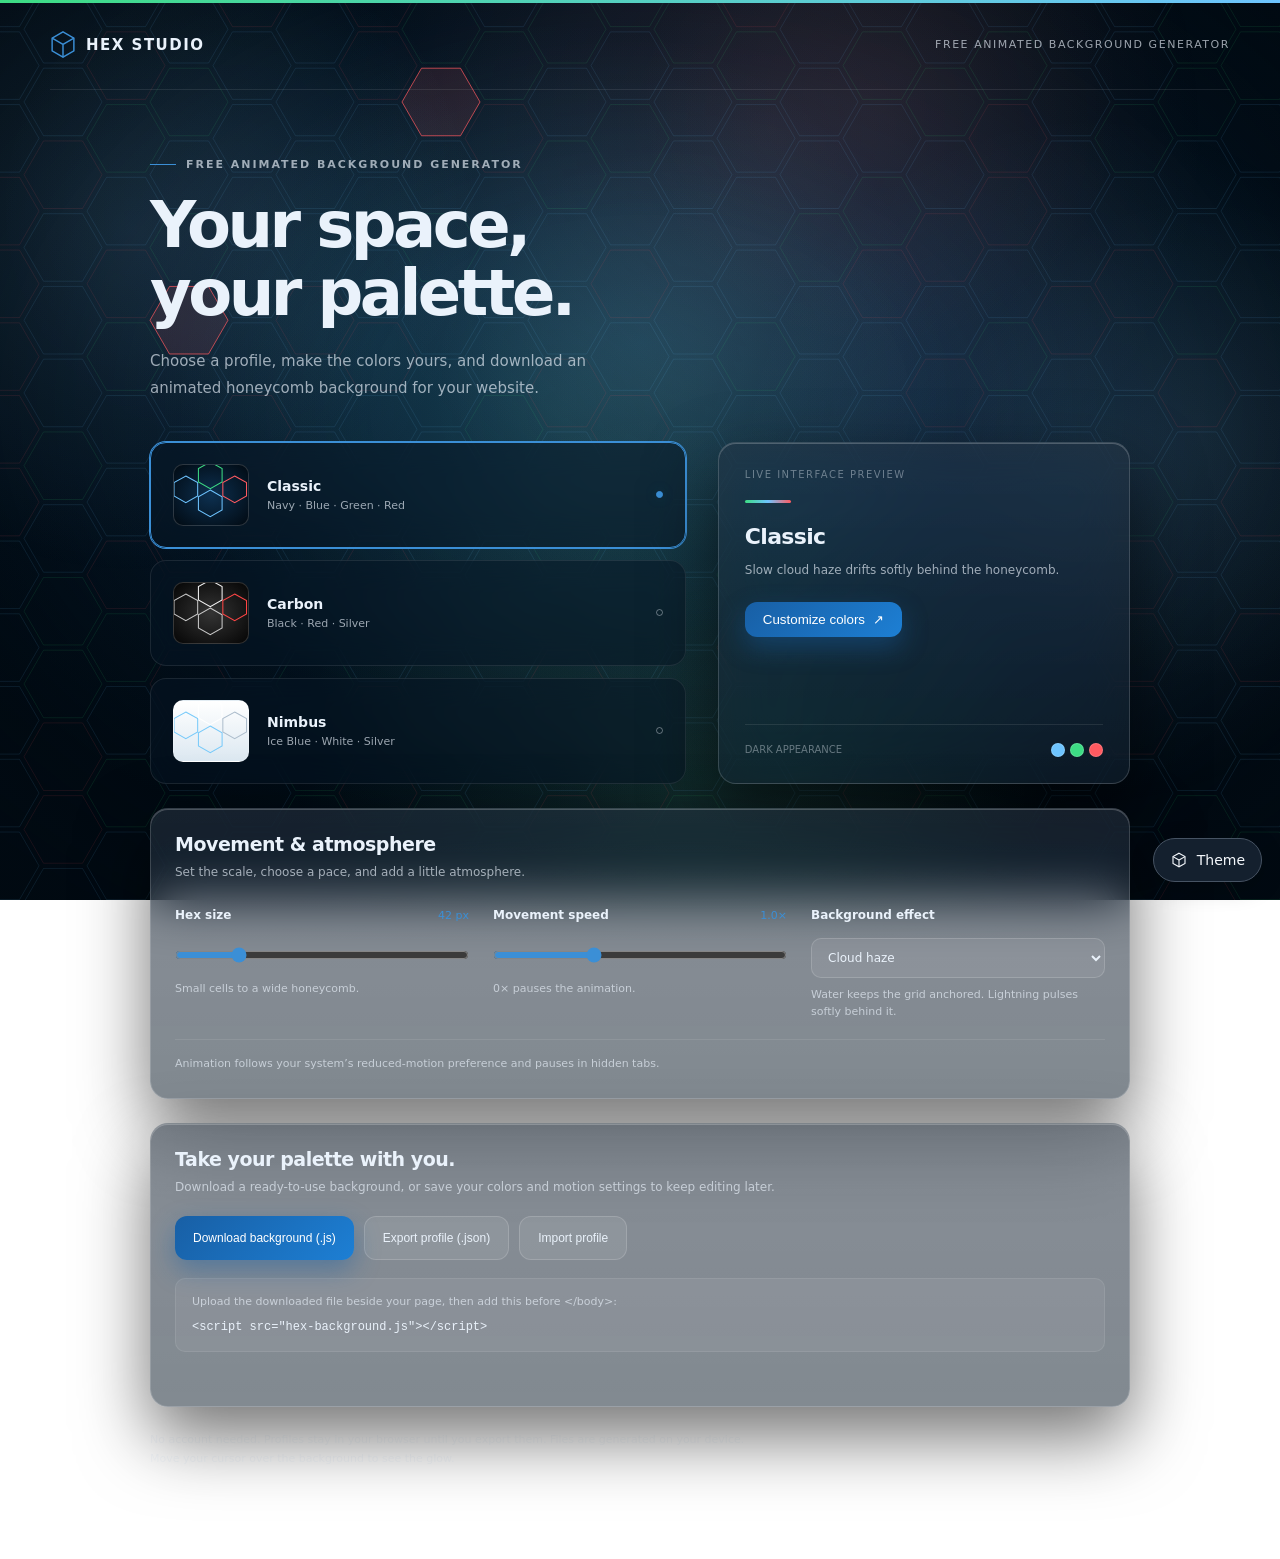
<file: hex-studio/index.html>
<!doctype html>
<html lang="en">
<head>
<meta charset="utf-8"><meta name="viewport" content="width=device-width,initial-scale=1">
<meta name="color-scheme" content="dark light">
<title>Hex Studio · Free Animated Background Generator</title>
<meta name="description" content="Create an animated honeycomb background. Choose a color profile, customize your palette, and download a ready-to-use background for your website.">
<style>/* studio-background.css — Hex Studio honeycomb background surfaces. */

:root{
	--hex-blue:      #185FA5;
	--hex-blue-lt:   #3b8fd6;
	--hex-green:     #2e9e4f;
	--hex-red:       #d81f26;
	--hex-navy-deep: #02101d;
}

.hs-hexbg{
	position:fixed;
	inset:0;
	width:100%;
	height:100%;
	z-index:-1;
	pointer-events:none;
}

.hs-hexvig{
	position:fixed;
	inset:0;
	z-index:-1;
	pointer-events:none;
}

html.hs-hex{min-height:100%}
html.hs-hex body{background:transparent !important}

html.hs-hex-dark{
	background:radial-gradient(85% 75% at 50% 38%,#0d3050 0%,#061a2c 42%,#010a12 80%) fixed;
}
html.hs-hex-dark .hs-hexvig{
	background:radial-gradient(62% 62% at 50% 45%,transparent 22%,rgba(1,7,13,.9) 100%);
}

html.hs-hex-dark .hs-hexstripe{
	position:fixed;left:0;right:0;top:0;height:3px;z-index:1030;
	background:linear-gradient(90deg,var(--hex-green),var(--hex-blue),var(--hex-red));
	background-size:200% 100%;
	animation:hs-hex-slide 8s linear infinite;
}
@keyframes hs-hex-slide{to{background-position:200% 0}}

html.hs-hex-light{
	background:linear-gradient(180deg,#ffffff 0%,#eef3f8 55%,#e6edf5 100%) fixed;
}
html.hs-hex-light .hs-hexvig{
	background:radial-gradient(70% 70% at 50% 45%,transparent 40%,rgba(180,197,214,.35) 100%);
}

.hs-sheet{
	background:#fff;
	border-radius:16px;
	box-shadow:0 22px 60px rgba(0,0,0,.55);
	margin:16px auto 32px;
	padding:20px 22px 26px;
	width:calc(100% - 88px);
	max-width:1400px;
	min-height:55vh;
	overflow-x:auto;
}
html.hs-hex-light .hs-sheet{box-shadow:0 10px 30px rgba(70,95,125,.14);border:1px solid #dde5ee}

html.hs-hex-dark .navbar{
	margin:16px auto 0;
	width:calc(100% - 88px);
	max-width:1400px;
	border:0;
	border-radius:14px;
	box-shadow:0 14px 36px rgba(0,0,0,.5);
}

@media (max-width:900px){
	.hs-sheet{width:calc(100% - 32px)}
	html.hs-hex-dark .navbar{width:calc(100% - 32px)}
}
@media (max-width:576px){
	.hs-sheet{width:calc(100% - 16px);padding:12px 10px 18px;border-radius:12px;margin:10px auto 18px}
	html.hs-hex-dark .navbar{width:calc(100% - 16px);margin-top:8px}
}

@media print{
	.hs-hexbg,.hs-hexvig,.hs-hexstripe{display:none !important}
	html.hs-hex{background:#fff !important}
	.hs-sheet{box-shadow:none;margin:0;padding:0;width:auto;max-width:none}
}

/* studio-glass.css — Hex Studio panels, controls, and glass surfaces. */

body.hs-body *,body.hs-body *::before,body.hs-body *::after{box-sizing:border-box}
.hs-panel,.hs-panel *,.hs-side,.hs-side *,.hs-field,.hs-field *,
.hs-btn,.hs-input,.hs-select,.hs-kpi,.hs-kpi *,.hs-table,.hs-table *,
.hs-alert,.hs-page,.hs-narrow,.hs-narrow-sm{box-sizing:border-box}

body.hs-body{
	color-scheme:dark;
	margin:0;
	font-family:"Inter","Segoe UI",system-ui,-apple-system,Helvetica,Arial,sans-serif;
	color:var(--hs-text);
	-webkit-font-smoothing:antialiased;
	-moz-osx-font-smoothing:grayscale;
}

.hs-page a{color:var(--hs-blue-lt)}
.hs-page{padding:22px 26px 44px;max-width:1500px}
.hs-narrow{max-width:900px}
.hs-narrow-sm{max-width:640px}
.hs-page-head{display:flex;align-items:flex-end;justify-content:space-between;gap:16px;
	flex-wrap:wrap;margin-bottom:18px}
.hs-page-head .hs-sub{margin-bottom:0}
.hs-actions{display:flex;gap:8px;flex-wrap:wrap}

.hs-field > input[readonly]{background:rgba(255,255,255,.03);color:var(--hs-text-dim);cursor:default}
.hs-field > input[readonly]:focus{border-color:var(--hs-brd);box-shadow:none;background:rgba(255,255,255,.03)}
.hs-row{display:flex;gap:12px;align-items:center;flex-wrap:wrap}
.hs-row > .hs-field{flex:1;min-width:220px;margin-bottom:0}
.hs-stack > * + *{margin-top:14px}
.hs-empty{padding:34px 10px;text-align:center;color:var(--hs-text-faint);font-size:14px}
.hs-iconbtn{display:inline-grid;place-items:center;width:30px;height:30px;border-radius:8px;
	border:1px solid var(--hs-brd-soft);background:var(--hs-glass-2);color:var(--hs-text-dim);
	text-decoration:none;transition:.15s}
.hs-iconbtn:hover{background:var(--hs-glass-hi);color:var(--hs-text)}
.hs-iconbtn svg{width:16px;height:16px;stroke:currentColor;fill:none;stroke-width:1.8}
@media (max-width:900px){.hs-page{padding:16px 14px 34px}}

:root{

	--hs-blue:        #185FA5;
	--hs-blue-lt:     #3b8fd6;
	--hs-blue-glow:   rgba(59,143,214,.18);
	--hs-green:       #2e9e4f;
	--hs-green-lt:    #3ddc84;
	--hs-red:         #d81f26;
	--hs-red-lt:      #ff5a60;
	--hs-amber:       #e8a13a;

	--hs-glass:       rgba(255,255,255,.075);
	--hs-glass-2:     rgba(255,255,255,.05);

	--hs-tint:        rgba(6,22,38,.52);
	--hs-tint-2:      rgba(6,22,38,.40);
	--hs-glass-hi:    rgba(255,255,255,.12);
	--hs-brd:         rgba(255,255,255,.16);
	--hs-brd-soft:    rgba(255,255,255,.09);
	--hs-blur:        26px;

	--hs-text:        #eaf2fb;
	--hs-text-dim:    rgba(234,242,251,.66);
	--hs-text-faint:  rgba(234,242,251,.40);

	--hs-radius:      18px;
	--hs-radius-sm:   12px;
	--hs-shadow:      0 30px 70px rgba(0,0,0,.55);
	--hs-shadow-sm:   0 12px 30px rgba(0,0,0,.4);
	--hs-inset:       inset 0 1px 0 rgba(255,255,255,.22);

	--hs-side-open:   248px;
	--hs-side-rail:   68px;
	--hs-side-w:      var(--hs-side-open);
}

.hs-panel{
	position:relative;
	background-color:var(--hs-tint);
	background-image:linear-gradient(rgba(255,255,255,.075),rgba(255,255,255,.035));
	backdrop-filter:blur(var(--hs-blur)) saturate(150%);
	-webkit-backdrop-filter:blur(var(--hs-blur)) saturate(150%);
	border:1px solid var(--hs-brd);
	border-radius:var(--hs-radius);
	box-shadow:var(--hs-shadow), var(--hs-inset);
	color:var(--hs-text);
	padding:22px 24px;
}
.hs-panel-quiet{background-color:var(--hs-tint-2);box-shadow:var(--hs-shadow-sm)}
.hs-panel-tight{padding:14px 16px}
.hs-panel-rise{animation:hs-rise .55s cubic-bezier(.2,.8,.2,1) both}
@keyframes hs-rise{from{opacity:0;transform:translateY(18px) scale(.99)}to{opacity:1;transform:none}}

.hs-panel-hd{
	display:flex;align-items:center;justify-content:space-between;gap:12px;
	margin:-22px -24px 18px;padding:15px 24px;
	border-bottom:1px solid var(--hs-brd-soft);
	background:rgba(255,255,255,.04);
	border-radius:var(--hs-radius) var(--hs-radius) 0 0;
}
.hs-panel-hd h2,.hs-panel-hd h3{margin:0;font-size:15px;font-weight:600;letter-spacing:-.01em}

.hs-rule{height:3px;width:46px;border-radius:2px;
	background:linear-gradient(90deg,var(--hs-green),var(--hs-blue),var(--hs-red))}
.hs-rule-c{margin-left:auto;margin-right:auto}

.hs-title{margin:0 0 4px;font-size:19px;font-weight:600;letter-spacing:-.015em;color:var(--hs-text)}
.hs-sub{margin:0 0 20px;font-size:12.5px;letter-spacing:.08em;text-transform:uppercase;color:var(--hs-text-faint)}
.hs-muted{color:var(--hs-text-dim)}
.hs-faint{color:var(--hs-text-faint)}
.hs-link{color:var(--hs-blue-lt);text-decoration:none}
.hs-link:hover{text-decoration:underline}

.hs-btn{
	display:inline-flex;align-items:center;justify-content:center;gap:8px;
	padding:10px 18px;border:1px solid var(--hs-brd);border-radius:var(--hs-radius-sm);
	background:var(--hs-glass);color:var(--hs-text);
	font:600 14px/1 inherit;cursor:pointer;transition:.18s;text-decoration:none;
	white-space:nowrap;
}
.hs-btn svg{width:16px;height:16px;flex:0 0 16px;stroke:currentColor;fill:none;stroke-width:1.8}
.hs-btn:hover{background:var(--hs-glass-hi);transform:translateY(-1px)}
.hs-btn:active{transform:translateY(0)}
.hs-btn:focus-visible{outline:2px solid var(--hs-blue-lt);outline-offset:2px}

.hs-btn-primary{
	border:0;color:#fff;
	background:linear-gradient(135deg,var(--hs-blue),#1d7fd4);
	box-shadow:0 10px 26px rgba(24,95,165,.45);
	position:relative;overflow:hidden;
}
.hs-btn-primary:hover{box-shadow:0 14px 32px rgba(24,95,165,.6)}

.hs-btn-sheen::after{
	content:"";position:absolute;top:0;left:-120%;width:60%;height:100%;
	background:linear-gradient(90deg,transparent,rgba(255,255,255,.28),transparent);
	animation:hs-sheen 4.5s ease-in-out infinite;
}
@keyframes hs-sheen{0%,72%{left:-120%}100%{left:180%}}

.hs-btn-ghost{background:transparent;border-color:var(--hs-brd-soft);color:var(--hs-text-dim)}
.hs-btn-ghost:hover{color:var(--hs-text);background:var(--hs-glass-2)}
.hs-btn-danger{border:0;background:linear-gradient(135deg,#b81d24,#e0353c);color:#fff}
.hs-btn-sm{padding:7px 13px;font-size:13px;border-radius:9px}
.hs-btn-block{width:100%}

.hs-field{position:relative;margin-bottom:14px}
.hs-field > input,.hs-field > select{
	width:100%;padding:22px 14px 9px;border-radius:var(--hs-radius-sm);
	font:400 15px inherit;color:var(--hs-text);
	background:rgba(255,255,255,.06);border:1px solid var(--hs-brd);
	outline:none;transition:.2s;
}
.hs-field > label{
	position:absolute;left:15px;top:15px;font-size:14px;color:var(--hs-text-dim);
	pointer-events:none;transition:.18s cubic-bezier(.2,.8,.2,1);
}
.hs-field > input:focus,.hs-field > select:focus{
	border-color:var(--hs-blue-lt);background:rgba(255,255,255,.1);
	box-shadow:0 0 0 4px var(--hs-blue-glow);
}
.hs-field > input:focus + label,
.hs-field > input:not(:placeholder-shown) + label,
.hs-field > select:focus + label,
.hs-field > select:valid + label{
	top:7px;font-size:10.5px;letter-spacing:.06em;text-transform:uppercase;color:var(--hs-text-dim);
}
.hs-field > input:focus + label,.hs-field > select:focus + label{color:var(--hs-blue-lt)}
.hs-field > input:-webkit-autofill,.hs-field > input:-webkit-autofill:focus{
	-webkit-text-fill-color:var(--hs-text);
	-webkit-box-shadow:0 0 0 1000px rgba(20,45,70,.95) inset;
	transition:background-color 9999s ease-in-out 0s;
}

.hs-input,.hs-select{
	padding:9px 12px;border-radius:10px;font:400 14px inherit;color:var(--hs-text);
	background:rgba(255,255,255,.06);border:1px solid var(--hs-brd);outline:none;transition:.18s;
}
.hs-input:focus,.hs-select:focus{border-color:var(--hs-blue-lt);box-shadow:0 0 0 4px var(--hs-blue-glow)}
.hs-select option{background:#0c2438;color:var(--hs-text)}
.hs-label{display:block;font-size:11px;letter-spacing:.06em;text-transform:uppercase;
	color:var(--hs-text-faint);margin-bottom:5px}
.hs-bar{display:flex;gap:10px;align-items:flex-end;flex-wrap:wrap;margin-bottom:18px}

.hs-check{display:inline-flex;align-items:center;gap:8px;color:var(--hs-text-dim);
	font-size:13px;cursor:pointer;user-select:none}
.hs-check input{appearance:none;-webkit-appearance:none;width:16px;height:16px;border-radius:5px;
	border:1px solid rgba(255,255,255,.3);background:rgba(255,255,255,.06);cursor:pointer;transition:.15s}
.hs-check input:checked{background:var(--hs-blue);border-color:var(--hs-blue)}
.hs-check input:checked::after{content:"";display:block;width:4px;height:8px;margin:1px auto 0;
	border:solid #fff;border-width:0 2px 2px 0;transform:rotate(42deg)}

.hs-table{width:100%;border-collapse:separate;border-spacing:0;font-size:14px;color:var(--hs-text)}
.hs-table th{
	padding:11px 10px;text-align:center;font-weight:600;font-size:12px;
	letter-spacing:.05em;text-transform:uppercase;color:var(--hs-text-dim);
	background:rgba(255,255,255,.06);border-bottom:1px solid var(--hs-brd);
	position:sticky;top:0;backdrop-filter:blur(12px);z-index:2;
}
.hs-table th:first-child{border-top-left-radius:10px}
.hs-table th:last-child{border-top-right-radius:10px}
.hs-table td{padding:10px;text-align:center;border-bottom:1px solid var(--hs-brd-soft)}
.hs-table tbody tr{transition:background .12s}
.hs-table tbody tr:nth-child(even){background:rgba(255,255,255,.025)}
.hs-table tbody tr:hover{background:rgba(59,143,214,.14)}
.hs-table-wrap{overflow:auto;border-radius:10px;border:1px solid var(--hs-brd-soft)}
.hs-table a{color:var(--hs-blue-lt);text-decoration:none}
.hs-table a:hover{text-decoration:underline}

.hs-pill{display:inline-block;padding:3px 11px;border-radius:999px;font-size:12px;font-weight:600;
	border:1px solid transparent}
.hs-pill-ok{background:rgba(61,220,132,.14);color:#7ff0b0;border-color:rgba(61,220,132,.35)}
.hs-pill-warn{background:rgba(232,161,58,.14);color:#f5c67e;border-color:rgba(232,161,58,.35)}
.hs-pill-bad{background:rgba(255,90,96,.14);color:#ff9a9e;border-color:rgba(255,90,96,.38)}
.hs-pill-info{background:rgba(59,143,214,.16);color:#9fd0ff;border-color:rgba(59,143,214,.4)}

.hs-alert{padding:11px 14px;border-radius:var(--hs-radius-sm);font-size:13.5px;line-height:1.45;
	margin-bottom:16px;border:1px solid transparent}
.hs-alert-err{background:rgba(216,31,38,.14);border-color:rgba(216,31,38,.4);color:#ff9a9e;
	animation:hs-shake .45s cubic-bezier(.36,.07,.19,.97) both}
.hs-alert-ok{background:rgba(46,158,79,.14);border-color:rgba(46,158,79,.4);color:#8ce8ac}
.hs-alert-info{background:rgba(24,95,165,.16);border-color:rgba(59,143,214,.4);color:#a9d4ff}
@keyframes hs-shake{10%,90%{transform:translateX(-2px)}30%,70%{transform:translateX(4px)}50%{transform:translateX(-4px)}}

.hs-kpis{display:flex;gap:14px;flex-wrap:wrap;margin-bottom:20px}
.hs-kpi{
	flex:1;min-width:150px;padding:14px 16px;border-radius:var(--hs-radius-sm);
	background-color:var(--hs-tint-2);
	background-image:linear-gradient(rgba(255,255,255,.06),rgba(255,255,255,.02));
	border:1px solid var(--hs-brd-soft);
	backdrop-filter:blur(14px);-webkit-backdrop-filter:blur(14px);
}
.hs-kpi small{display:block;font-size:11px;letter-spacing:.07em;text-transform:uppercase;
	color:var(--hs-text-faint);margin-bottom:4px}
.hs-kpi b{display:block;font-size:26px;font-weight:600;line-height:1.1;color:var(--hs-text)}
.hs-kpi-accent{border-left:3px solid var(--hs-blue-lt)}

.hs-side{
	position:fixed;left:0;top:0;bottom:0;width:var(--hs-side-w);z-index:1040;
	display:flex;flex-direction:column;
	margin:12px 0 12px 12px;border-radius:var(--hs-radius);
	background-color:var(--hs-tint);
	background-image:linear-gradient(rgba(255,255,255,.075),rgba(255,255,255,.03));
	backdrop-filter:blur(var(--hs-blur)) saturate(150%);
	-webkit-backdrop-filter:blur(var(--hs-blur)) saturate(150%);
	border:1px solid var(--hs-brd);
	box-shadow:var(--hs-shadow), var(--hs-inset);
	transition:width .22s cubic-bezier(.2,.8,.2,1), transform .22s cubic-bezier(.2,.8,.2,1);
	overflow:hidden;
}

body.hs-has-side{padding-left:calc(var(--hs-side-w) + 24px);transition:padding-left .22s cubic-bezier(.2,.8,.2,1)}
html.hs-side-collapsed{--hs-side-w:var(--hs-side-rail)}

.hs-side-brand{
	display:flex;align-items:center;gap:10px;padding:16px 14px 14px;
	border-bottom:1px solid var(--hs-brd-soft);min-height:66px;
}
.hs-side-brand img{width:38px;height:38px;object-fit:contain;background:#fff;border-radius:10px;padding:4px;flex:0 0 auto}
.hs-side-brand .hs-side-name{font-weight:700;font-size:15px;letter-spacing:-.01em;color:var(--hs-text);white-space:nowrap}
.hs-side-brand .hs-side-name small{display:block;font-weight:400;font-size:9.5px;letter-spacing:.14em;
	color:var(--hs-text-faint)}

.hs-side-nav{flex:1;overflow-y:auto;overflow-x:hidden;padding:10px 8px}
.hs-side-nav::-webkit-scrollbar{width:6px}
.hs-side-nav::-webkit-scrollbar-thumb{background:rgba(255,255,255,.14);border-radius:3px}

.hs-side-sec{font-size:10px;letter-spacing:.12em;text-transform:uppercase;color:var(--hs-text-faint);
	padding:14px 12px 6px;white-space:nowrap}

.hs-side-item{
	position:relative;display:flex;align-items:center;gap:12px;
	padding:10px 12px;margin-bottom:2px;border-radius:10px;
	color:var(--hs-text-dim);text-decoration:none;font-size:14px;white-space:nowrap;
	transition:background .15s,color .15s;
}
.hs-side-item svg{width:20px;height:20px;flex:0 0 20px;stroke:currentColor;fill:none;stroke-width:1.7}
.hs-side-item:hover{background:var(--hs-glass-hi);color:var(--hs-text)}
.hs-side-item.is-active{background:rgba(59,143,214,.20);color:#fff}
.hs-side-item.is-active::before{
	content:"";position:absolute;left:-8px;top:50%;transform:translateY(-50%);
	width:3px;height:22px;border-radius:0 3px 3px 0;background:var(--hs-blue-lt);
}

.hs-side-foot{border-top:1px solid var(--hs-brd-soft);padding:10px 8px 12px}
.hs-side-user{display:flex;align-items:center;gap:10px;padding:8px 12px 10px;white-space:nowrap}
.hs-side-avatar{
	width:32px;height:32px;flex:0 0 32px;border-radius:9px;display:grid;place-items:center;
	background:linear-gradient(135deg,var(--hs-blue),#1d7fd4);color:#fff;font-weight:700;font-size:13px;
}
.hs-side-user .who{overflow:hidden}
.hs-side-user .who b{display:block;font-size:13.5px;font-weight:600;color:var(--hs-text);
	overflow:hidden;text-overflow:ellipsis}
.hs-side-user .who small{display:block;font-size:11px;color:var(--hs-text-faint);
	overflow:hidden;text-overflow:ellipsis}

.hs-side-toggle{
	display:flex;align-items:center;gap:12px;width:100%;
	padding:9px 12px;border:0;border-radius:10px;cursor:pointer;
	background:transparent;color:var(--hs-text-faint);font:400 13px inherit;text-align:left;
}
.hs-side-toggle:hover{background:var(--hs-glass-2);color:var(--hs-text)}
.hs-side-toggle svg{width:20px;height:20px;flex:0 0 20px;stroke:currentColor;fill:none;stroke-width:1.7;
	transition:transform .22s}
html.hs-side-collapsed .hs-side-toggle svg{transform:rotate(180deg)}

html.hs-side-collapsed .hs-side-name,
html.hs-side-collapsed .hs-side-item span,
html.hs-side-collapsed .hs-side-sec,
html.hs-side-collapsed .hs-side-user .who,
html.hs-side-collapsed .hs-side-toggle span{
	opacity:0;width:0;overflow:hidden;pointer-events:none;
}
html.hs-side-collapsed .hs-side-item,
html.hs-side-collapsed .hs-side-toggle{justify-content:center;padding-left:0;padding-right:0}
html.hs-side-collapsed .hs-side-brand{justify-content:center;padding-left:0;padding-right:0}
html.hs-side-collapsed .hs-side-user{justify-content:center;padding-left:0;padding-right:0}

html.hs-side-collapsed .hs-side-item::after{
	content:attr(data-label);
	position:absolute;left:calc(100% + 14px);top:50%;transform:translateY(-50%) scale(.96);
	padding:6px 11px;border-radius:8px;white-space:nowrap;font-size:12.5px;
	background:rgba(8,24,40,.96);border:1px solid var(--hs-brd);color:var(--hs-text);
	box-shadow:var(--hs-shadow-sm);opacity:0;pointer-events:none;transition:.14s;z-index:5;
}
html.hs-side-collapsed .hs-side-item:hover::after{opacity:1;transform:translateY(-50%) scale(1)}

.hs-side-scrim{
	position:fixed;inset:0;z-index:1035;background:rgba(1,8,15,.6);
	backdrop-filter:blur(2px);opacity:0;pointer-events:none;transition:opacity .2s;
}
.hs-side-burger{
	display:none;position:fixed;left:12px;top:12px;z-index:1045;
	width:44px;height:44px;align-items:center;justify-content:center;
	border-radius:12px;border:1px solid var(--hs-brd);background:var(--hs-glass);
	backdrop-filter:blur(var(--hs-blur));color:var(--hs-text);cursor:pointer;
	box-shadow:var(--hs-shadow-sm);
}
.hs-side-burger{transition:opacity .18s}
.hs-side-burger svg{width:22px;height:22px;stroke:currentColor;fill:none;stroke-width:1.8}

@media (max-width:900px){
	.hs-side{transform:translateX(calc(-100% - 16px));--hs-side-w:var(--hs-side-open)}
	html.hs-side-open .hs-side{transform:none}
	html.hs-side-open .hs-side-scrim{opacity:1;pointer-events:auto}
	body.hs-has-side{padding-left:0;padding-top:68px}
	.hs-side-burger{display:flex}
	html.hs-side-open .hs-side-burger{opacity:0;pointer-events:none}

	html.hs-side-collapsed .hs-side-name,
	html.hs-side-collapsed .hs-side-item span,
	html.hs-side-collapsed .hs-side-sec,
	html.hs-side-collapsed .hs-side-user .who,
	html.hs-side-collapsed .hs-side-toggle span{opacity:1;width:auto;pointer-events:auto}
	html.hs-side-collapsed .hs-side-item,
	html.hs-side-collapsed .hs-side-toggle,
	html.hs-side-collapsed .hs-side-brand,
	html.hs-side-collapsed .hs-side-user{justify-content:flex-start;padding-left:12px;padding-right:12px}
	html.hs-side-collapsed .hs-side-item::after{display:none}
	.hs-panel{padding:16px 15px}
	.hs-panel-hd{margin:-16px -15px 14px;padding:13px 15px}
}

@media (prefers-reduced-motion:reduce){
	.hs-side,body.hs-has-side,.hs-panel-rise,.hs-btn,.hs-btn-sheen::after{
		transition:none !important;animation:none !important;
	}
}

@media print{
	.hs-side,.hs-side-scrim,.hs-side-burger{display:none !important}
	body.hs-has-side{padding-left:0 !important;padding-top:0 !important}
	.hs-panel{background:#fff;color:#000;box-shadow:none;border:1px solid #ccc;backdrop-filter:none}
	.hs-table,.hs-table td,.hs-table th{color:#000}
}

.hs-table td.hs-num,.hs-table th.hs-num{font-variant-numeric:tabular-nums;text-align:right}
.hs-table td.hs-num .hs-unit{color:var(--hs-text-faint);font-size:11px;margin-left:2px}

.hs-table tbody tr.hs-row-bad{background:rgba(255,90,96,.07);box-shadow:inset 3px 0 0 var(--hs-red-lt)}
.hs-table tbody tr.hs-row-warn{background:rgba(232,161,58,.07);box-shadow:inset 3px 0 0 var(--hs-amber)}
.hs-table tbody tr.hs-row-bad:hover{background:rgba(255,90,96,.13)}
.hs-table tbody tr.hs-row-warn:hover{background:rgba(232,161,58,.13)}

.hs-ico{display:inline-grid;place-items:center;width:30px;height:30px;border-radius:8px;
	border:1px solid var(--hs-brd-soft);background:var(--hs-glass-2);color:var(--hs-text-dim);
	text-decoration:none;transition:.15s;vertical-align:middle}
.hs-ico:hover{background:var(--hs-glass-hi);color:var(--hs-text);transform:translateY(-1px)}
.hs-ico svg{width:16px;height:16px;stroke:currentColor;fill:none;stroke-width:1.7}
.hs-ico-blue:hover{border-color:rgba(59,143,214,.6);color:#9fd0ff}
.hs-ico-green:hover{border-color:rgba(61,220,132,.55);color:#7ff0b0}
.hs-ico-red{border-color:rgba(255,90,96,.45);color:#ff9a9e;background:rgba(255,90,96,.12)}
.hs-ico-red:hover{background:rgba(255,90,96,.22);color:#ffc2c5}
.hs-ico-off{opacity:.28;pointer-events:none}
.hs-icos{display:flex;gap:6px;justify-content:center;align-items:center}

.hs-chip{display:inline-block;white-space:nowrap;padding:3px 10px;border-radius:8px;font-size:12.5px;
	background:var(--hs-glass-2);border:1px solid var(--hs-brd-soft);color:var(--hs-text-dim)}
.hs-joblink{font-weight:600;text-decoration:none}
.hs-joblink:hover{text-decoration:underline}

.hs-alarm{display:inline-flex;align-items:center;gap:6px;font-weight:600;font-size:12.5px}
.hs-alarm-0{color:var(--hs-text-faint);font-weight:400}
.hs-alarm-some{color:#f5c67e}
.hs-alarm-many{color:#ff9a9e}
.hs-dot{width:7px;height:7px;border-radius:50%;display:inline-block;background:currentColor;
	box-shadow:0 0 8px currentColor}

.hs-kpi-good{border-left:3px solid var(--hs-green-lt)}
.hs-kpi-warn{border-left:3px solid var(--hs-amber)}
.hs-kpi-bad{border-left:3px solid var(--hs-red-lt)}
.hs-kpi b .hs-unit{font-size:13px;font-weight:400;color:var(--hs-text-faint);margin-left:4px}
.hs-kpi-sub{display:block;margin-top:3px;font-size:11.5px;color:var(--hs-text-faint)}

.hs-meter{height:5px;border-radius:3px;background:rgba(255,255,255,.09);overflow:hidden;margin-top:8px}
.hs-meter > span{display:block;height:100%;border-radius:3px;
	background:linear-gradient(90deg,var(--hs-green),var(--hs-green-lt))}
.hs-meter-warn > span{background:linear-gradient(90deg,#c8871f,var(--hs-amber))}
.hs-meter-bad > span{background:linear-gradient(90deg,#a3181e,var(--hs-red-lt))}

.hs-gal{display:inline-flex;flex-direction:column;align-items:flex-end;line-height:1.15}
.hs-gal b{font-size:14.5px;font-weight:600}
.hs-gal small{font-size:11px;color:var(--hs-text-faint);margin-top:2px;white-space:nowrap}

.hs-pill .hs-dot{width:6px;height:6px;margin-right:1px;vertical-align:middle}

.hs-notepop{
	position:absolute;z-index:1100;width:330px;padding:14px;
	border-radius:var(--hs-radius-sm);
	background-color:rgba(8,26,44,.94);
	background-image:linear-gradient(rgba(255,255,255,.06),rgba(255,255,255,.02));
	backdrop-filter:blur(18px);-webkit-backdrop-filter:blur(18px);
	border:1px solid var(--hs-brd);box-shadow:var(--hs-shadow);
}
.hs-notepop[hidden]{display:none}
.hs-notepop-hd{display:flex;justify-content:space-between;align-items:baseline;
	font-size:11px;letter-spacing:.07em;text-transform:uppercase;
	color:var(--hs-text-faint);margin-bottom:8px}
.hs-notepop textarea{
	width:100%;padding:10px 12px;border-radius:10px;resize:vertical;
	font:400 13.5px/1.5 inherit;color:var(--hs-text);
	background:rgba(255,255,255,.06);border:1px solid var(--hs-brd);outline:none;
}
.hs-notepop textarea:focus{border-color:var(--hs-blue-lt);box-shadow:0 0 0 4px var(--hs-blue-glow)}
.hs-notepop-ft{display:flex;justify-content:flex-end;gap:8px;margin-top:10px}
button.hs-ico{font:inherit}

.hs-chartnav{display:flex;flex-wrap:wrap;gap:8px;margin:-4px 0 18px}
.hs-chartnav .chart-btn{background:var(--hs-glass-2);border-color:var(--hs-brd-soft);
	color:var(--hs-text-dim);font-weight:500}
.hs-chartnav .chart-btn:hover{color:var(--hs-text);background:var(--hs-glass-hi)}
.hs-chartnav .chart-btn.hs-btn-primary{color:#fff;font-weight:600;border:0}
.hs-chartbox{
	position:relative;padding:14px 12px 6px;border-radius:var(--hs-radius-sm);
	background:rgba(2,12,22,.42);border:1px solid var(--hs-brd-soft);
	min-height:320px;
}
.hs-chartbox canvas{display:block}

.hs-table tbody tr.hs-band > td{
	background:rgba(255,255,255,.07);
	border-top:1px solid var(--hs-brd);
	border-bottom:1px solid var(--hs-brd-soft);
	text-align:left;padding:9px 12px;font-size:13px;letter-spacing:.01em;
}
.hs-table tbody tr.hs-band:hover > td{background:rgba(255,255,255,.07)}
.hs-band-n{float:right;font-size:11.5px;color:var(--hs-text-faint);font-weight:400}

.ds-ok{color:#7ff0b0;font-weight:600}
.ds-warn{color:#f5c67e;font-weight:600}
.ds-bad{color:#ff9a9e;font-weight:600}

.hs-table td.ds-cold{color:#ff9a9e;font-weight:600;background:rgba(255,90,96,.10)}

.ds-head{display:grid;grid-template-columns:minmax(0,1fr) auto minmax(0,1fr);
	align-items:center;gap:18px;margin:2px 0 24px;width:100%;min-width:0}

.hs-panel-hd.ds-head-bar{display:block;padding-top:18px;padding-bottom:18px}
.ds-head-bar > .ds-head{margin:0}
.ds-head-r{justify-self:end;text-align:right}
.ds-head .hs-input{min-width:196px;max-width:100%}
.ds-head .hs-select{width:100%;min-width:0;max-width:340px;
	text-overflow:ellipsis;white-space:nowrap;overflow:hidden}
.ds-head-l,.ds-head-r{min-width:0}
.ds-head-c{text-align:center;line-height:1.05;padding:0 8px}

.ds-range{display:inline-flex;align-items:center;gap:8px}
.ds-range .hs-input{min-width:150px}
.ds-day-sm{font-size:27px;white-space:normal;line-height:1.15}

.ds-eyebrow{display:block;font-size:11px;font-weight:600;letter-spacing:.28em;
	text-transform:uppercase;color:var(--hs-text-faint)}
.ds-day{display:block;margin:9px 0 0;font-size:40px;font-weight:700;letter-spacing:-.02em;
	white-space:nowrap;color:var(--hs-text)}

@supports ((-webkit-background-clip:text) or (background-clip:text)){
	.ds-day{background:linear-gradient(180deg,#ffffff 12%,#8fc6f4 96%);
		-webkit-background-clip:text;background-clip:text;
		color:transparent;-webkit-text-fill-color:transparent;
		filter:drop-shadow(0 6px 18px rgba(59,143,214,.35))}
}
.ds-scope{display:block;margin-top:9px;font-size:12px;letter-spacing:.14em;
	text-transform:uppercase;color:var(--hs-text-dim)}
.ds-scope b{color:var(--hs-text);font-weight:600}

@media (max-width:900px){
	.ds-head{grid-template-columns:1fr;gap:12px}
	.ds-head-c{order:-1;padding:0}
	.ds-head-r{justify-self:stretch;text-align:left}
	.ds-day{font-size:32px}
}

.hs-inputgroup{display:inline-flex;align-items:stretch}
.hs-inputgroup > .hs-btn{border-top-right-radius:0;border-bottom-right-radius:0;padding-left:11px;padding-right:11px}
.hs-inputgroup > .hs-input{border-top-left-radius:0;border-bottom-left-radius:0;border-left:0}

.hs-chip{white-space:nowrap}
a.hs-chip-link{text-decoration:none;color:var(--hs-text-dim);transition:.15s}
a.hs-chip-link:hover{color:var(--hs-text);background:var(--hs-glass-hi);border-color:var(--hs-brd)}

.tw-co{display:inline-flex;align-items:center;gap:7px;white-space:nowrap}
.tw-co::before{content:"";width:8px;height:8px;border-radius:2px;flex:0 0 8px;
	background:var(--hs-text-faint)}
.tw-co-0::before{background:#6ec4ff}
.tw-co-1::before{background:#3ddc84}
.tw-co-2::before{background:#f5c67e}
.tw-co-x::before{background:rgba(234,242,251,.30)}
button.tw-eval-btn{font:inherit;font-size:12px;font-weight:600}

.us-grid{display:grid;grid-template-columns:repeat(auto-fit,minmax(420px,1fr));gap:18px;align-items:start}

.us-pills{display:flex;flex-wrap:wrap;gap:7px;align-items:center;margin:-6px 0 16px}
.us-pill{display:inline-flex;align-items:center;gap:7px;padding:5px 12px;border-radius:999px;
	border:1px solid var(--hs-brd-soft);background:var(--hs-glass-2);color:var(--hs-text-dim);
	font:500 12.5px inherit;cursor:pointer;transition:.15s}
.us-pill:hover{background:var(--hs-glass-hi);color:var(--hs-text)}
.us-pill.is-on{background:rgba(59,143,214,.22);border-color:rgba(59,143,214,.5);color:#fff}
.us-pill i{width:8px;height:8px;border-radius:50%;display:inline-block}

.us-reps{display:flex;flex-direction:column;gap:3px;align-items:center}
.us-rep{display:inline-flex;align-items:center;gap:6px;font-size:12.5px;color:var(--hs-text-dim);white-space:nowrap}
.us-rep i{width:8px;height:8px;border-radius:50%;display:inline-block}
.us-rep-tech{font-size:11.5px;color:var(--hs-text-faint)}

.hs-table tbody tr.us-inactive td{opacity:.55}
a.us-sort{color:inherit;text-decoration:none}
a.us-sort:hover{color:var(--hs-blue-lt)}

.us-toggles{display:flex;flex-wrap:wrap;gap:8px}

.us-toggle-grp{margin:0 0 8px}
.us-toggle-grp + .us-toggle-grp{margin-top:18px}
.us-toggle-lbl{font:600 10.5px/1 inherit;letter-spacing:.09em;text-transform:uppercase;
	color:var(--hs-text-faint);margin:0 0 8px}
.us-toggle{display:inline-flex;align-items:center;gap:8px;padding:8px 14px;border-radius:10px;
	border:1px solid var(--hs-brd-soft);background:var(--hs-glass-2);color:var(--hs-text-dim);
	font:500 13px inherit;cursor:pointer;transition:.15s}
.us-toggle:hover{background:var(--hs-glass-hi);color:var(--hs-text)}
.us-toggle i{width:9px;height:9px;border-radius:50%;background:rgba(255,255,255,.22);transition:.15s}
.us-toggle.is-on{background:rgba(61,220,132,.16);border-color:rgba(61,220,132,.45);color:#bff5d5}
.us-toggle.is-on i{background:var(--hs-green-lt);box-shadow:0 0 8px var(--hs-green-lt)}

.us-toggle.is-na{opacity:.42;cursor:not-allowed;border-style:dashed}
.us-toggle.is-na:hover{background:var(--hs-glass-2);color:var(--hs-text-dim)}
.us-na-tag{font:500 10px/1 inherit;letter-spacing:.05em;text-transform:uppercase;
	padding:3px 6px;border-radius:5px;background:rgba(255,255,255,.07);color:var(--hs-text-faint)}

.us-toast{position:fixed;right:22px;bottom:22px;z-index:1200;padding:11px 16px;border-radius:12px;
	background:rgba(6,22,38,.95);border:1px solid rgba(61,220,132,.45);color:#bff5d5;
	font-size:13px;box-shadow:var(--hs-shadow);backdrop-filter:blur(14px)}
.us-toast.is-bad{border-color:rgba(255,90,96,.5);color:#ff9a9e}
.us-toast[hidden]{display:none}

.hs-field > textarea{
	width:100%;padding:24px 14px 9px;border-radius:var(--hs-radius-sm);
	font:400 15px inherit;color:var(--hs-text);resize:vertical;min-height:52px;
	background:rgba(255,255,255,.06);border:1px solid var(--hs-brd);
	outline:none;transition:border-color .2s, background .2s, box-shadow .2s;
}
.hs-field > textarea:focus{
	border-color:var(--hs-blue-lt);background:rgba(255,255,255,.1);
	box-shadow:0 0 0 4px var(--hs-blue-glow);
}
.hs-field > textarea:focus + label,
.hs-field > textarea:not(:placeholder-shown) + label{
	top:7px;font-size:10.5px;letter-spacing:.06em;text-transform:uppercase;color:var(--hs-text-dim);
}
.hs-field > textarea:focus + label{color:var(--hs-blue-lt)}

#atTable tr.at-row:hover td{background:rgba(255,255,255,.04)}

#callFields[disabled] input,#callFields[disabled] select,#callFields[disabled] textarea{
	background:rgba(255,255,255,.03);border-color:var(--hs-brd-soft);
	color:var(--hs-text-dim);cursor:default;opacity:1;-webkit-text-fill-color:var(--hs-text-dim);
}
#callFields[disabled] textarea{resize:none}

[hidden]{display:none !important}

.hs-panel-hd.ca-sec{
	margin:24px -24px 18px;
	border-top:1px solid var(--hs-brd-soft);
	border-radius:0;
}
@media (max-width:900px){
	.hs-panel-hd.ca-sec{margin:20px -15px 14px}
}

#callForm .hs-row{margin-bottom:14px;align-items:flex-end}
#callForm .hs-row > div{flex:1;min-width:200px}
#callForm .hs-row .hs-select{width:100%}

.tw-user{font-size:11.5px;color:var(--hs-text-dim);margin-top:3px;padding-left:15px;white-space:nowrap}
.tw-user .tw-uid{color:var(--hs-text-faint)}

.ca-photos{margin-left:4px;font-size:11px;color:var(--hs-text-dim);border-color:var(--hs-brd-soft)}
.ca-drop{
	border:1.5px dashed var(--hs-brd-soft);border-radius:12px;padding:14px;
	transition:border-color .2s, background .2s;
}
.ca-drop.is-over{border-color:var(--hs-blue-lt);background:rgba(255,255,255,.06)}
.ca-drop > input[type=file]{position:absolute;width:1px;height:1px;opacity:0;overflow:hidden}
.ca-drop-lbl{display:flex;align-items:center;gap:14px;flex-wrap:wrap;cursor:pointer}
.ca-drop-lbl .hs-btn{pointer-events:none}
#callFields[disabled] .ca-drop{opacity:.45}
#callFields[disabled] .ca-drop-lbl{cursor:default}
.ca-picked{display:flex;flex-wrap:wrap;gap:10px;align-items:flex-start}
.ca-picked:not(:empty){margin-top:12px}
.ca-pick{position:relative;width:96px;height:96px;border-radius:10px;overflow:hidden;
	background:rgba(255,255,255,.05);border:1px solid var(--hs-brd-soft)}
.ca-pick img{width:100%;height:100%;object-fit:cover;display:block}
.ca-pick-file{display:block;padding:10px 8px;font-size:11px;word-break:break-all;color:var(--hs-text-dim)}
.ca-pick-x{position:absolute;top:4px;right:4px;width:22px;height:22px;border-radius:50%;border:0;
	background:rgba(0,0,0,.6);color:#fff;font-size:15px;line-height:22px;cursor:pointer;padding:0}
.ca-pick-x:hover{background:rgba(200,40,40,.85)}
.ca-pick-n{flex-basis:100%;font-size:12px}
.ca-gallery{display:grid;grid-template-columns:repeat(auto-fill,minmax(150px,1fr));gap:12px}
.ca-thumb{display:block;border-radius:10px;overflow:hidden;background:rgba(255,255,255,.04);
	border:1px solid var(--hs-brd-soft);text-decoration:none;color:inherit;transition:transform .15s, box-shadow .15s}
.ca-thumb:hover{transform:translateY(-2px);box-shadow:var(--hs-shadow-sm);border-color:var(--hs-blue-lt)}
.ca-thumb img{width:100%;aspect-ratio:4/3;object-fit:cover;display:block;background:#0b1220}
.ca-thumb-file{display:flex;flex-direction:column;align-items:center;justify-content:center;gap:6px;
	aspect-ratio:4/3;color:var(--hs-text-dim);font-size:11px;padding:8px;text-align:center;word-break:break-all}
.ca-thumb-file svg{width:28px;height:28px;stroke:currentColor;fill:none;stroke-width:1.6}
.ca-thumb-cap{display:block;padding:6px 8px;font-size:11px;color:var(--hs-text-faint);
	white-space:nowrap;overflow:hidden;text-overflow:ellipsis}

.dv-timeline{list-style:none;margin:0;padding:6px 0 4px;position:relative}
.dv-timeline::before{content:"";position:absolute;left:118px;top:0;bottom:0;width:2px;
	background:var(--hs-brd-soft);border-radius:2px}
.dv-ev{display:grid;grid-template-columns:104px 30px 1fr;align-items:start;gap:0;padding:7px 0;
	font-size:13.5px;position:relative}
.dv-ev-dt{text-align:right;color:var(--hs-text-faint);font-size:12px;padding-top:2px;
	font-variant-numeric:tabular-nums}
.dv-ev-dot{width:10px;height:10px;border-radius:50%;margin:5px 0 0 10px;background:var(--hs-green);
	box-shadow:0 0 0 3px var(--hs-glass)}
.dv-ev-owner .dv-ev-dot{background:var(--hs-blue);box-shadow:0 0 0 3px var(--hs-glass),0 0 10px var(--hs-blue-glow)}
.dv-ev-dsn   .dv-ev-dot{background:var(--hs-amber)}
.dv-ev-body{display:flex;flex-direction:column;gap:2px;padding-left:4px}
.dv-ev-body b{font-weight:600;color:var(--hs-text)}
.dv-ev-owner .dv-ev-body b{color:var(--hs-blue-lt)}
.dv-ev-body small{color:var(--hs-text-faint);font-size:12px}
@media (max-width:640px){
	.dv-timeline::before{left:14px}
	.dv-ev{grid-template-columns:30px 1fr;grid-template-rows:auto auto}
	.dv-ev-dt{grid-column:2;grid-row:1;text-align:left;padding-left:4px}
	.dv-ev-dot{grid-column:1;grid-row:1 / span 2;margin-left:10px}
	.dv-ev-body{grid-column:2;grid-row:2}
}
</style>
<style>
body.hs-body {min-height:100vh;margin:0;padding:0 32px 90px}
.studio-header {max-width:1180px;margin:auto;padding:30px 0;display:flex;align-items:center;justify-content:space-between;border-bottom:1px solid var(--hs-brd-soft)}
.studio-brand {display:flex;align-items:center;gap:10px;font-size:15px;font-weight:700;letter-spacing:.1em;color:var(--hs-text)}
.studio-brand svg {width:26px;height:29px;stroke:var(--hs-blue-lt);fill:none;stroke-width:1.6}
.studio-header small {color:var(--hs-text-dim);font-size:11px;letter-spacing:.14em;text-transform:uppercase}
.studio {max-width:980px;margin:68px auto 0}
.eyebrow {display:flex;align-items:center;gap:10px;text-transform:uppercase;letter-spacing:.18em;color:var(--hs-text-dim);font-size:11px;font-weight:600}
.eyebrow:before {content:"";height:1px;width:26px;background:var(--hs-blue-lt)}
h1 {font-size:clamp(38px,5vw,64px);line-height:1.07;letter-spacing:-.055em;margin:20px 0;color:var(--hs-text);font-weight:650}
.intro {font-size:15px;line-height:1.8;color:var(--hs-text-dim);max-width:510px;margin:0}
.studio-grid {display:grid;grid-template-columns:1.3fr 1fr;gap:32px;margin-top:40px;align-items:stretch}
.profile-grid {display:grid;gap:12px}
.profile-card {display:flex;align-items:center;gap:18px;width:100%;text-align:left;padding:21px 22px;background:var(--hs-tint);border:1px solid var(--hs-brd-soft);border-radius:16px;color:var(--hs-text);cursor:pointer;font:inherit;backdrop-filter:blur(16px)}
.profile-card[aria-pressed=true] {border-color:var(--hs-blue-lt);box-shadow:0 0 0 1px var(--hs-blue-lt)}
.profile-card:focus-visible {outline:2px solid var(--hs-blue-lt);outline-offset:4px}
.profile-preview {width:76px;height:62px;border:1px solid #ffffff2a;border-radius:10px;display:flex;align-items:center;justify-content:center;flex-shrink:0;overflow:hidden}
.profile-preview svg {width:84px;height:65px;fill:none;stroke-width:1.4}
.profile-card b {display:block;font-size:14px;font-weight:600;margin-bottom:5px}
.profile-card small {display:block;font-size:11px;color:var(--hs-text-dim)}
.selected-dot {margin-left:auto;width:7px;height:7px;border-radius:50%;border:1px solid var(--hs-text-faint);flex-shrink:0}
.profile-card[aria-pressed=true] .selected-dot {background:var(--hs-blue-lt);border-color:var(--hs-blue-lt);box-shadow:0 0 14px var(--hs-blue-glow)}
.sample {padding:26px!important;display:flex;flex-direction:column;justify-content:space-between}
.sample-tag {font-size:10px;letter-spacing:.15em;color:var(--hs-text-faint);text-transform:uppercase;margin:0 0 20px}
.sample h2 {font-size:22px;letter-spacing:-.03em;line-height:1.3;margin:0 0 8px;color:var(--hs-text)}
.sample p {font-size:12px;line-height:1.7;color:var(--hs-text-dim);margin:0 0 22px}
.sample-foot {display:flex;align-items:center;justify-content:space-between;gap:12px;padding-top:18px;border-top:1px solid var(--hs-brd-soft);color:var(--hs-text-faint);font-size:10px}
.palette-line {display:flex;gap:5px}
.palette-line i {width:14px;height:14px;border-radius:50%;border:1px solid var(--hs-brd)}
.studio-note {margin:24px 0 0;font-size:11px;color:var(--hs-text-faint);line-height:1.7}
.movement-panel {margin-top:24px;padding:24px!important}
.movement-panel h2 {margin:0 0 7px;color:var(--hs-text);font-size:19px;letter-spacing:-.025em}
.movement-panel > p {margin:0;color:var(--hs-text-dim);font-size:12px;line-height:1.8}
.motion-controls {display:grid;grid-template-columns:repeat(3,minmax(0,1fr));gap:24px;margin-top:21px}
.motion-field {min-width:0}
.motion-label {display:flex;align-items:center;justify-content:space-between;gap:10px;min-height:21px;margin-bottom:12px}
.motion-label label {font-size:12px;font-weight:600;color:var(--hs-text)}
.motion-label output {font-size:11px;color:var(--hs-blue-lt);font-variant-numeric:tabular-nums}
.motion-field input[type="range"] {display:block;width:100%;min-height:34px;margin:0;accent-color:var(--hs-blue-lt);cursor:pointer}
.motion-field select {display:block;width:100%;min-height:40px;font:inherit;font-size:12px}
.motion-field input:focus-visible,.motion-field select:focus-visible {outline:2px solid var(--hs-blue-lt);outline-offset:4px}
.motion-field p {margin:8px 0 0;font-size:11px;line-height:1.6;color:var(--hs-text-dim)}
.movement-panel .motion-preference {margin-top:18px;padding-top:14px;border-top:1px solid var(--hs-brd-soft);font-size:11px;color:var(--hs-text-dim)}
.download-panel {margin-top:24px;padding:24px!important}
.download-panel h2 {margin:0 0 7px;color:var(--hs-text);font-size:19px;letter-spacing:-.025em}
.download-panel p {margin:0;color:var(--hs-text-dim);font-size:12px;line-height:1.8}
.download-actions {display:flex;flex-wrap:wrap;gap:10px;margin:18px 0}
.download-actions .hs-btn {min-height:44px;font-size:12px}
.embed-usage {padding:14px 16px;border:1px solid var(--hs-brd-soft);background:var(--hs-glass-2);border-radius:10px;overflow:auto;color:var(--hs-text-dim);font-size:11px;line-height:1.7}
.embed-usage code {display:block;margin-top:5px;color:var(--hs-text);font:12px/1.7 ui-monospace,SFMono-Regular,Consolas,monospace;white-space:nowrap}
.download-panel .file-status {min-height:20px;margin-top:10px;font-size:11px;color:var(--hs-text-dim)}
@media(max-width:720px) {.studio-grid {grid-template-columns:1fr;gap:20px}.studio {margin-top:38px}.sample {min-height:250px}.studio-header small {display:none}body.hs-body {padding:0 18px 90px}.studio-header {padding:22px 0}.profile-card {padding:15px}.intro {font-size:14px}}
@media(max-width:720px) {.motion-controls {grid-template-columns:1fr;gap:20px}.motion-label {margin-bottom:7px}}
@media(max-width:420px) {.download-actions {flex-direction:column}.download-actions .hs-btn {width:100%}.download-panel,.movement-panel {padding:19px!important}}
</style>
</head>
<body class="hs-body">
<header class="studio-header">
 <div class="studio-brand"><svg viewBox="0 0 28 32" aria-hidden="true"><path d="M14 2 26 9v14l-12 7L2 23V9Z"/><path d="m2 9 12 7 12-7M14 16v14"/></svg> HEX STUDIO</div>
 <small>Free animated background generator</small>
</header>
<main class="studio">
 <div class="eyebrow">Free animated background generator</div>
 <h1>Your space,<br>your palette.</h1>
 <p class="intro">Choose a profile, make the colors yours, and download an animated honeycomb background for your website.</p>
 <div class="studio-grid">
  <div class="profile-grid" role="group" aria-label="Choose a color profile">
   <button type="button" class="profile-card" data-profile="original" aria-pressed="true">
    <span class="profile-preview" style="background:radial-gradient(ellipse at center,#0d3050,#010a12)"><svg viewBox="0 0 100 70"><path stroke="#6ec4ff" d="m16 10 16 9v18l-16 9L0 37V19Zm33 19 16 9v18l-16 9-16-9V38Z"/><path stroke="#3ddc84" d="m49-9 16 9v18l-16 9-16-9V0Z"/><path stroke="#ff5a60" d="m82 10 16 9v18l-16 9-16-9V19Z"/></svg></span>
    <span><b>Classic</b><small>Navy · Blue · Green · Red</small></span><span class="selected-dot"></span>
   </button>
   <button type="button" class="profile-card" data-profile="carbon" aria-pressed="false">
    <span class="profile-preview" style="background:radial-gradient(ellipse at center,#343434,#050505)"><svg viewBox="0 0 100 70"><path stroke="#c9c9c9" d="m16 10 16 9v18l-16 9L0 37V19Zm33 19 16 9v18l-16 9-16-9V38Z"/><path stroke="#f5f5f5" d="m49-9 16 9v18l-16 9-16-9V0Z"/><path stroke="#ff4545" d="m82 10 16 9v18l-16 9-16-9V19Z"/></svg></span>
    <span><b>Carbon</b><small>Black · Red · Silver</small></span><span class="selected-dot"></span>
   </button>
   <button type="button" class="profile-card" data-profile="nimbus" aria-pressed="false">
    <span class="profile-preview" style="background:linear-gradient(#ffffff,#dce8f1)"><svg viewBox="0 0 100 70"><path stroke="#78cafa" d="m16 10 16 9v18l-16 9L0 37V19Zm33 19 16 9v18l-16 9-16-9V38Z"/><path stroke="#ffffff" d="m49-9 16 9v18l-16 9-16-9V0Z"/><path stroke="#aebecd" d="m82 10 16 9v18l-16 9-16-9V19Z"/></svg></span>
    <span><b>Nimbus</b><small>Ice Blue · White · Silver</small></span><span class="selected-dot"></span>
   </button>
  </div>
  <section class="hs-panel sample" aria-label="Example app panel">
   <div>
    <div class="sample-tag">Live interface preview</div>
    <div class="hs-rule" style="margin-bottom:20px"></div>
    <h2 id="active-name">Classic</h2>
    <p id="effect-description">Slow cloud haze drifts softly behind the honeycomb.</p>
    <button type="button" class="hs-btn hs-btn-primary" id="customize">Customize colors <span aria-hidden="true">↗</span></button>
   </div>
   <div class="sample-foot"><span id="appearance">DARK APPEARANCE</span><div class="palette-line" aria-hidden="true"><i></i><i></i><i></i></div></div>
  </section>
 </div>
 <section class="hs-panel movement-panel" aria-labelledby="movement-title">
  <h2 id="movement-title">Movement &amp; atmosphere</h2>
  <p>Set the scale, choose a pace, and add a little atmosphere.</p>
  <div class="motion-controls">
   <div class="motion-field">
    <div class="motion-label"><label for="hex-size">Hex size</label><output id="size-value" for="hex-size">42 px</output></div>
    <input type="range" id="hex-size" min="12" max="160" step="1" value="42" aria-describedby="size-help">
    <p id="size-help">Small cells to a wide honeycomb.</p>
   </div>
   <div class="motion-field">
    <div class="motion-label"><label for="motion-speed">Movement speed</label><output id="speed-value" for="motion-speed">1.0×</output></div>
    <input type="range" id="motion-speed" min="0" max="3" step="0.1" value="1" aria-describedby="speed-help">
    <p id="speed-help">0× pauses the animation.</p>
   </div>
   <div class="motion-field">
    <div class="motion-label"><label for="background-effect">Background effect</label></div>
    <select id="background-effect" class="hs-select" aria-describedby="effect-help">
     <option value="clouds" selected>Cloud haze</option>
     <option value="lightning">Lightning pulse</option>
     <option value="water">Water ripples</option>
     <option value="none">None</option>
    </select>
    <p id="effect-help">Water keeps the grid anchored. Lightning pulses softly behind it.</p>
   </div>
  </div>
  <p class="motion-preference" id="motion-preference">Animation follows your system’s reduced-motion preference and pauses in hidden tabs.</p>
 </section>
 <section class="hs-panel download-panel" aria-labelledby="download-title">
  <h2 id="download-title">Take your palette with you.</h2>
  <p>Download a ready-to-use background, or save your colors and motion settings to keep editing later.</p>
  <div class="download-actions">
   <button type="button" class="hs-btn hs-btn-primary" id="download-background">Download background (.js)</button>
   <button type="button" class="hs-btn" id="export-profile">Export profile (.json)</button>
   <button type="button" class="hs-btn" id="import-profile">Import profile</button>
   <input type="file" id="profile-file" accept=".json,application/json" aria-label="Choose a profile JSON file" hidden>
  </div>
  <div class="embed-usage">Upload the downloaded file beside your page, then add this before &lt;/body&gt;:
   <code>&lt;script src="hex-background.js"&gt;&lt;/script&gt;</code>
  </div>
  <p class="file-status" id="file-status" role="status" aria-live="polite"></p>
 </section>
 <p class="studio-note">No account needed. Profiles stay in your browser until you export them. Files are generated on your device.<br>Move your cursor over the background to see the glow.</p>
</main>
<script data-mode="dark" data-frame="0" data-stripe="1" data-storage-key="hexstudio.preview.v1">
/* hex-studio.js — animated honeycomb with saved color profiles.
 * Self-contained palette controls and background exports; no external libraries.
 *
 * Presets: original, carbon (black/red/silver), nimbus (blue/white/silver).
 * A fixed Theme button lets visitors choose a preset or their own colors.
 * Preferences are local to this browser and shared across this site's pages.
 *
 * Existing options: data-mode="dark|light|off", data-frame="1|0",
 * data-stripe="1|0", data-motion="drift|still", data-size="42", ?nohex=1.
 * data-speed="1" (0–3), data-effect="clouds|lightning|water|none".
 * New options: data-theme="original|carbon|nimbus", data-controls="1|0",
 * data-remember="1|0", data-storage-key="hexstudio.profile.v1".
 * Saved choices take precedence over defaults when data-remember="1".
 *
 * API: HexStudio.setTheme('carbon'); HexStudio.setTheme('nimbus', {mode:'dark'});
 * HexStudio.setColors({background:'#08090c', colors:['#c9c9c9','#ff4545','#fff']});
 * HexStudio.getProfile(); HexStudio.setMotion('still'); HexStudio.reset();
 * HexStudio.openPicker(); HexStudio.closePicker(); HexStudio.getThemes();
 * HexStudio.downloadProfile(); HexStudio.importProfile(json); HexStudio.downloadBackground();
 * HexStudio.setSize(64); HexStudio.setSpeed(0.8); HexStudio.setEffect('water');
 * Dispatches hexstudio:change on window with the active profile in event.detail.
 */
(function hexStudioRuntime(embedded) {
    'use strict';

    if (window.HexStudio) return;
    var tag = document.currentScript;
    function opt(name, fallback) {
        var value = tag && tag.getAttribute('data-' + name);
        return value === null || value === '' || value === false ? fallback : value;
    }
    var initialMode = opt('mode', embedded && embedded.profile ? embedded.profile.mode : 'dark');
    if (initialMode === 'off' || new URLSearchParams(location.search).get('nohex') === '1') return;

    var root = document.documentElement;
    var remember = opt('remember', embedded ? '0' : '1') !== '0';
    var storageKey = opt('storage-key', 'hexstudio.profile.v1');
    var storageOK = true;
    var initialSize = Math.max(12, Math.min(160, parseFloat(opt('size', embedded && embedded.size || '42')) || 42));
    var initialSpeed = parseFloat(opt('speed', '1'));
    if (!isFinite(initialSpeed) || initialSpeed < 0 || initialSpeed > 3) initialSpeed = 1;
    var effects = ['clouds', 'lightning', 'water', 'none'];
    var initialEffect = opt('effect', 'clouds');
    if (effects.indexOf(initialEffect) < 0) initialEffect = 'clouds';
    var radius = initialSize;
    var media = window.matchMedia ? window.matchMedia('(prefers-reduced-motion: reduce)') : null;
    var themes = {
        original: {
            label: 'Classic', mode: 'dark',
            dark: {colors: ['#6ec4ff', '#3ddc84', '#ff5a60'], background: '#010a12', glow: '#0d3050', middle: '#061a2c', accent: '#185fa5', bright: '#3b8fd6'},
            light: {colors: ['#608cb9', '#4a9664', '#be5a5f'], background: '#e6edf5', glow: '#ffffff', middle: '#eef3f8', accent: '#185fa5', bright: '#185fa5'}
        },
        carbon: {
            label: 'Carbon / Red / Silver', mode: 'dark',
            dark: {colors: ['#c9c9c9', '#ff4545', '#f5f5f5'], background: '#050505', glow: '#343434', middle: '#161616', accent: '#c92128', bright: '#ff6669'},
            light: {colors: ['#8a929d', '#e22a2a', '#c9c9c9'], background: '#e4e4e6', glow: '#ffffff', middle: '#f2f2f4', accent: '#b21d25', bright: '#b21d25'}
        },
        nimbus: {
            label: 'Nimbus Blue / White / Silver', mode: 'light',
            dark: {colors: ['#78cafa', '#f8fcff', '#b8c7d6'], background: '#061321', glow: '#1b4664', middle: '#102b40', accent: '#2477ae', bright: '#a2dcff'},
            light: {colors: ['#78cafa', '#f8fcff', '#aebecd'], background: '#dce8f1', glow: '#ffffff', middle: '#edf7fd', accent: '#216995', bright: '#216995'}
        }
    };
    function clone(value) { return JSON.parse(JSON.stringify(value)); }
    function hex(value) {
        if (typeof value !== 'string') return null;
        if (/^#[0-9a-f]{3}$/i.test(value)) value = '#' + value.slice(1).split('').map(function (c) { return c + c; }).join('');
        return /^#[0-9a-f]{6}$/i.test(value) ? value.toLowerCase() : null;
    }
    function rgb(value) {
        return [parseInt(value.slice(1, 3), 16), parseInt(value.slice(3, 5), 16), parseInt(value.slice(5, 7), 16)];
    }
    function rgba(value, alpha) { return 'rgba(' + rgb(value).join(',') + ',' + alpha + ')'; }
    function luminance(value) {
        var v = rgb(value).map(function (c) { c /= 255; return c <= 0.04045 ? c / 12.92 : Math.pow((c + 0.055) / 1.055, 2.4); });
        return v[0] * 0.2126 + v[1] * 0.7152 + v[2] * 0.0722;
    }
    function validProfile(value) {
        if (!value || value.version !== 1 || ['dark', 'light'].indexOf(value.mode) < 0 || ['drift', 'still'].indexOf(value.motion) < 0) return null;
        if (value.size !== undefined && !inRange(value.size, 12, 160)) return null;
        if (value.speed !== undefined && !inRange(value.speed, 0, 3)) return null;
        if (value.effect !== undefined && effects.indexOf(value.effect) < 0) return null;
        var settings = {size: value.size === undefined ? initialSize : value.size,
            speed: value.speed === undefined ? initialSpeed : value.speed,
            effect: value.effect === undefined ? initialEffect : value.effect};
        if (value.theme === 'custom') {
            if (!hex(value.background) || !Array.isArray(value.colors) || value.colors.length !== 3 || !value.colors.every(hex)) return null;
            return {version: 1, theme: 'custom', mode: luminance(hex(value.background)) > 0.179 ? 'light' : 'dark', motion: value.motion, background: hex(value.background), colors: value.colors.map(hex), size: settings.size, speed: settings.speed, effect: settings.effect};
        }
        if (!Object.prototype.hasOwnProperty.call(themes, value.theme)) return null;
        return {version: 1, theme: value.theme, mode: value.mode, motion: value.motion, size: settings.size, speed: settings.speed, effect: settings.effect};
    }
    function inRange(value, min, max) { return typeof value === 'number' && isFinite(value) && value >= min && value <= max; }
    var themeOption = opt('theme', 'original');
    if (!Object.prototype.hasOwnProperty.call(themes, themeOption)) themeOption = 'original';
    var defaults = {
        version: 1, theme: themeOption,
        mode: tag && tag.hasAttribute('data-mode') ? (initialMode === 'light' ? 'light' : 'dark') : themes[themeOption].mode,
        motion: opt('motion', 'drift') === 'still' ? 'still' : 'drift',
        size: initialSize, speed: initialSpeed, effect: initialEffect
    };
    if (embedded && validProfile(embedded.profile)) defaults = validProfile(embedded.profile);
    var profile = clone(defaults);
    if (remember) {
        try { profile = validProfile(JSON.parse(window.localStorage.getItem(storageKey))) || profile; }
        catch (error) { storageOK = false; }
    }

    var spec, palette, canvas, context, atmosphere, vignette, stripe, picker, panel, toggle, status, fileStatus;
    var controls = {}, presetButtons = [], width = 0, height = 0, cells = [];
    var dx = radius * 1.5, dy = Math.sqrt(3) * radius, offset = 0;
    var mouseX = -9999, mouseY = -9999, raf = null, lastTime = null, pulseTime = 0, effectTime = 0;
    var currentEffect = profile.effect;
    var started = false;

    function getSpec() {
        if (profile.theme !== 'custom') return clone(themes[profile.theme][profile.mode]);
        var light = profile.mode === 'light';
        return {colors: profile.colors.slice(), background: profile.background,
            glow: light ? profile.background : rgba(profile.colors[0], 0.16),
            middle: profile.background, accent: light ? '#245f83' : profile.colors[1],
            bright: light ? '#245f83' : profile.colors[0]};
    }
    function persist() {
        if (!remember) return;
        try { window.localStorage.setItem(storageKey, JSON.stringify(profile)); storageOK = true; }
        catch (error) { storageOK = false; }
    }
    function changed() {
        if (fileStatus) fileStatus.textContent = '';
        apply();
        persist();
        syncControls();
        window.dispatchEvent(new CustomEvent('hexstudio:change', {detail: clone(profile)}));
    }
    function apply() {
        var resizeGrid = radius !== profile.size;
        if (resizeGrid) { radius = profile.size; dx = radius * 1.5; dy = Math.sqrt(3) * radius; offset = 0; }
        if (currentEffect !== profile.effect) { currentEffect = profile.effect; effectTime = 0; offset = 0; }
        spec = getSpec();
        palette = [spec.colors[0], spec.colors[0], spec.colors[0], spec.colors[1], spec.colors[2]].map(rgb);
        root.classList.add('hs-hex');
        root.classList.toggle('hs-hex-dark', profile.mode === 'dark');
        root.classList.toggle('hs-hex-light', profile.mode === 'light');
        root.setAttribute('data-hex-theme', profile.theme);
        root.setAttribute('data-hex-effect', profile.effect);
        root.style.setProperty('--hexstudio-motion-speed', (8 / Math.max(profile.speed, 0.1)) + 's');
        var custom = profile.theme === 'custom';
        var background = custom
            ? 'radial-gradient(85% 75% at 50% 38%,' + spec.glow + ',transparent 80%),' + spec.background
            : profile.mode === 'light'
                ? 'linear-gradient(180deg,' + spec.glow + ' 0%,' + spec.middle + ' 55%,' + spec.background + ' 100%)'
                : 'radial-gradient(85% 75% at 50% 38%,' + spec.glow + ' 0%,' + spec.middle + ' 42%,' + spec.background + ' 80%)';
        root.style.setProperty('--hexstudio-background', background);
        root.style.setProperty('--hexstudio-vignette', 'radial-gradient(70% 70% at 50% 45%,transparent 30%,' + rgba(spec.background, profile.mode === 'light' ? 0.35 : 0.85) + ' 100%)');
        root.style.setProperty('--hexstudio-stripe', 'linear-gradient(90deg,' + spec.colors[1] + ',' + spec.colors[0] + ',' + spec.colors[2] + ')');
        root.style.setProperty('--hexstudio-accent', spec.bright);
        root.style.setProperty('--hexstudio-primary', spec.accent);
        root.style.setProperty('--hexstudio-button-text', luminance(spec.accent) > 0.179 ? '#08121c' : '#ffffff');
        // Existing glass surfaces/text follow the background. Status colors keep their meaning.
        var tokens = {};
        if (profile.theme !== 'original' || profile.mode === 'light') {
            var light = profile.mode === 'light', ink = light ? '#203c50' : '#edf4fa';
            tokens = {
                'blue': spec.accent, 'blue-lt': spec.bright, 'blue-glow': rgba(spec.accent, 0.18),
                'tint': light ? 'rgba(255,255,255,.86)' : rgba(spec.background, 0.76),
                'tint-2': light ? 'rgba(248,252,255,.85)' : rgba(spec.background, 0.6),
                'glass': light ? 'rgba(255,255,255,.72)' : 'rgba(255,255,255,.075)',
                'glass-2': light ? 'rgba(235,244,250,.7)' : 'rgba(255,255,255,.05)',
                'glass-hi': light ? 'rgba(217,234,245,.9)' : 'rgba(255,255,255,.12)',
                'brd': rgba(ink, light ? 0.2 : 0.16), 'brd-soft': rgba(ink, light ? 0.12 : 0.09),
                'text': ink, 'text-dim': rgba(ink, light ? 0.8 : 0.72), 'text-faint': rgba(ink, light ? 0.67 : 0.5),
                'shadow': light ? '0 24px 70px rgba(38,78,108,.14)' : '0 30px 70px rgba(0,0,0,.55)',
                'shadow-sm': light ? '0 10px 26px rgba(38,78,108,.12)' : '0 12px 30px rgba(0,0,0,.4)'
            };
        }
        ['blue','blue-lt','blue-glow','tint','tint-2','glass','glass-2','glass-hi','brd','brd-soft','text','text-dim','text-faint','shadow','shadow-sm'].forEach(function (key) {
            if (tokens[key]) root.style.setProperty('--hs-' + key, tokens[key]);
            else root.style.removeProperty('--hs-' + key);
        });
        root.classList.toggle('hs-hex-still', !moving());
        for (var i = 0; i < cells.length; i++) cells[i].color = palette[cells[i].colorIndex];
        if (started) { if (resizeGrid) build(); else draw(0); animate(); syncControls(); }
    }

    function injectStyles() {
        var style = document.createElement('style');
        if (tag && tag.nonce) style.nonce = tag.nonce;
        style.setAttribute('data-hexstudio-styles', '');
        style.textContent = `
html.hs-hex {min-height:100%}
html.hs-hex body {background:transparent!important}
.hs-hexbg,.hs-hexvig {position:fixed;inset:0;width:100%;height:100%;z-index:-1;pointer-events:none}
html.hs-hex {background:var(--hexstudio-background) fixed}
html.hs-hex .hs-hexvig {background:var(--hexstudio-vignette)}
html.hs-hex .hs-hexstripe {position:fixed;left:0;right:0;top:0;height:3px;z-index:1030;background:var(--hexstudio-stripe);background-size:200% 100%;animation:hs-hex-slide var(--hexstudio-motion-speed,8s) linear infinite}
@keyframes hs-hex-slide {to{background-position:200% 0}}
html.hs-hex-still .hs-hexstripe {animation:none}
html.hs-hex-light body.hs-body {color-scheme:light}
html.hs-hex-light .hs-panel {background-image:none}
html.hs-hex-light .hs-side {background:var(--hs-tint)}
html.hs-hex-light .hs-side-item.is-active {background:var(--hs-blue-glow);color:var(--hs-blue)}
html.hs-hex-light .hs-side-item::after {background:var(--hs-tint)}
html.hs-hex-light .hs-select option {background:#f2f7fb;color:var(--hs-text)}
html.hs-hex-light .hs-field > input:-webkit-autofill { -webkit-text-fill-color:var(--hs-text);box-shadow:0 0 0 1000px #edf5fb inset}
html.hs-hex-light .hs-check input {border-color:var(--hs-brd)}
html.hs-hex-light .hs-alert-err,html.hs-hex-light .hs-pill-bad {color:#a61b28}
html.hs-hex-light .hs-alert-ok,html.hs-hex-light .hs-pill-ok {color:#17663c}
html.hs-hex-light .hs-alert-info,html.hs-hex-light .hs-pill-info {color:#215f91}
html.hs-hex-light .hs-pill-warn {color:#795012}
html.hs-hex .hs-rule {background:var(--hexstudio-stripe)}
html.hs-hex:not([data-hex-theme="original"]) .hs-btn-primary,html.hs-hex-light .hs-btn-primary {background:var(--hexstudio-primary);color:var(--hexstudio-button-text);box-shadow:0 10px 26px var(--hs-blue-glow)}
.hexstudio-picker,.hexstudio-picker * {box-sizing:border-box}
.hexstudio-picker {position:fixed;right:max(18px,env(safe-area-inset-right));bottom:max(18px,env(safe-area-inset-bottom));z-index:1040;font:14px/1.5 system-ui,-apple-system,BlinkMacSystemFont,"Segoe UI",sans-serif;color:#ecf1f8;color-scheme:dark;letter-spacing:normal;text-align:left}
.hexstudio-picker button,.hexstudio-picker input {font:inherit}
.hexstudio-picker button {cursor:pointer}
.hexstudio-picker button:focus-visible,.hexstudio-picker input:focus-visible {outline:2px solid #9bd8ff;outline-offset:3px}
.hexstudio-toggle {display:flex;align-items:center;gap:9px;margin-left:auto;min-height:44px;border:1px solid #465363;border-radius:999px;padding:10px 16px;color:#f4f7fb;background:#14202e;box-shadow:0 6px 24px #0003}
.hexstudio-toggle svg {width:18px;height:18px;fill:none;stroke:currentColor;stroke-width:1.5}
.hexstudio-panel {position:absolute;right:0;bottom:58px;width:330px;max-width:calc(100vw - 24px);max-height:calc(100dvh - 100px);overflow-y:auto;overscroll-behavior:contain;border:1px solid #465363;border-radius:20px;background:#101a28;box-shadow:0 18px 70px #0006;padding:20px}
.hexstudio-panel[hidden] {display:none!important}
.hexstudio-head {display:flex;justify-content:space-between;align-items:center;gap:12px;margin-bottom:3px}
.hexstudio-head h2 {font-size:17px;font-weight:650;color:#f4f7fb;margin:0}
.hexstudio-close {display:grid;place-items:center;width:32px;height:32px;border:0;border-radius:8px;background:#ffffff0a;color:#dce6f2;font-size:22px!important}
.hexstudio-help {margin:0 0 16px;font-size:12px;color:#a6b5c8}
.hexstudio-presets {display:grid;gap:8px}
.hexstudio-preset {display:flex;align-items:center;gap:12px;width:100%;min-height:52px;padding:11px 12px;border:1px solid #344255;border-radius:12px;text-align:left;background:#172334;color:#e7eef7;font-size:12px!important}
.hexstudio-preset[aria-pressed="true"] {border-color:#a2dcff;background:#20364c;box-shadow:inset 0 0 0 1px #a2dcff}
.hexstudio-swatches {display:flex;flex-shrink:0}
.hexstudio-swatch {width:15px;height:15px;border-radius:50%;border:1px solid #ffffff3d;box-shadow:0 0 0 2px #172334}
.hexstudio-swatch+.hexstudio-swatch {margin-left:-3px}
.hexstudio-custom {border:0;border-top:1px solid #344255;padding:15px 0 0;margin:18px 0 0;min-width:0}
.hexstudio-custom legend {padding:0 8px 0 0;color:#a6b5c8;font-size:11px;font-weight:650;letter-spacing:.08em;text-transform:uppercase}
.hexstudio-colors {display:grid;grid-template-columns:repeat(4,1fr);gap:8px}
.hexstudio-color {display:flex;flex-direction:column;gap:7px;color:#becbdb;font-size:10px;text-align:center}
.hexstudio-color input {display:block;width:100%;height:34px;padding:2px;border:1px solid #465363;border-radius:8px;background:#172334;cursor:pointer}
.hexstudio-motion {display:flex;align-items:center;gap:9px;margin:17px 0 0;font-size:12px;color:#d4dfec}
.hexstudio-motion input {width:16px;height:16px;margin:0;accent-color:#8acfff}
.hexstudio-settings {display:grid;gap:13px;margin:18px 0 0;padding:15px 0 0;border:0;border-top:1px solid #344255;min-width:0}
.hexstudio-settings legend {padding-right:8px;color:#a6b5c8;font-size:11px;font-weight:650;letter-spacing:.08em;text-transform:uppercase}
.hexstudio-setting {display:grid;gap:7px;color:#d4dfec;font-size:12px}
.hexstudio-setting-head {display:flex;justify-content:space-between;gap:12px}
.hexstudio-setting output {color:#a2dcff;font-variant-numeric:tabular-nums}
.hexstudio-setting input[type="range"] {width:100%;margin:2px 0;accent-color:#8acfff;cursor:pointer}
.hexstudio-setting select {width:100%;padding:8px;border:1px solid #465363;border-radius:8px;background:#172334;color:#e7eef7;font:inherit;min-height:40px}
.hexstudio-setting-note {font-size:11px;line-height:1.5;color:#a6b5c8;margin:0}
.hexstudio-status {margin:13px 0 0;font-size:11px;color:#a6b5c8;min-height:17px}
.hexstudio-files {display:grid;grid-template-columns:1fr 1fr;gap:8px;margin-top:16px}
.hexstudio-filebtn {min-height:40px;border:1px solid #465363;border-radius:10px;padding:8px;background:#1c2d40;color:#e7eef7;font-size:11px!important}
.hexstudio-background {grid-column:1/-1;background:#c5e7fc;color:#112a3f;border-color:#c5e7fc;font-weight:650!important}
.hexstudio-file-status {font-size:11px;color:#c0d6ef;line-height:1.5;margin:8px 0 0;overflow-wrap:anywhere}
.hexstudio-file-status:empty {display:none}
.hexstudio-reset {border:0;border-bottom:1px solid #62758e;background:none;color:#c0d6ef;padding:0;margin-top:8px;font-size:11px!important}
@media(max-width:420px) {.hexstudio-picker {right:12px;bottom:max(12px,env(safe-area-inset-bottom))}.hexstudio-panel {width:310px;padding:16px}}
@media(prefers-reduced-motion:reduce) {html.hs-hex .hs-hexstripe {animation:none}}
@media print {.hexstudio-picker,html.hs-hex .hs-hexstripe {display:none!important}}
`;
        (document.head || root).appendChild(style);
    }
    function createAtmosphere(ctx) {
        'use strict';
        var kind = 'none', animate = false;
        function rgb(hex) {
            hex = String(hex || '#8ccfff').replace('#', '');
            if (hex.length === 3) hex = hex.replace(/./g, function (c) { return c + c; });
            return [parseInt(hex.slice(0, 2), 16), parseInt(hex.slice(2, 4), 16), parseInt(hex.slice(4, 6), 16)];
        }
        function tint(color, dark, white) {
            return color.map(function (c) { return Math.round(dark ? c + (255 - c) * white : c * 0.54); });
        }
        function ink(color, alpha) { return 'rgba(' + color.join(',') + ',' + alpha.toFixed(4) + ')'; }
        function glow(x, y, radius, color, alpha, w, h) {
            var gradient = ctx.createRadialGradient(x, y, 0, x, y, radius);
            gradient.addColorStop(0, ink(color, alpha));
            gradient.addColorStop(0.42, ink(color, alpha * 0.58));
            gradient.addColorStop(1, ink(color, 0));
            ctx.fillStyle = gradient;
            var left = Math.max(0, x - radius), top = Math.max(0, y - radius);
            var right = Math.min(w, x + radius), bottom = Math.min(h, y + radius);
            if (right > left && bottom > top) ctx.fillRect(left, top, right - left, bottom - top);
        }
        function clouds(time, w, h, colors, dark, strength) {
            var locations = [[0.10, 0.19], [0.37, 0.44], [0.65, 0.20], [0.89, 0.56], [0.46, 0.86]];
            var scale = Math.max(w, h), phase = time * 0.000035;
            for (var i = 0; i < locations.length; i++) {
                var x = w * (locations[i][0] + Math.sin(phase + i * 1.9) * 0.075);
                var y = h * (locations[i][1] + Math.cos(phase * 0.71 + i * 1.3) * 0.065);
                var color = tint(colors[i % colors.length], dark, 0.30);
                var alpha = (dark ? 0.105 : 0.068) * strength;
                glow(x, y, scale * (0.27 + (i % 3) * 0.035), color, alpha, w, h);
                glow(x + scale * 0.085, y - scale * 0.018, scale * 0.19, color, alpha * 0.52, w, h);
            }
        }
        function smoothPath(points) {
            ctx.beginPath(); ctx.moveTo(points[0][0], points[0][1]);
            for (var i = 1; i < points.length - 1; i++) {
                ctx.quadraticCurveTo(points[i][0], points[i][1],
                    (points[i][0] + points[i + 1][0]) / 2, (points[i][1] + points[i + 1][1]) / 2);
            }
            var last = points[points.length - 1]; ctx.lineTo(last[0], last[1]);
        }
        function lightning(time, w, h, colors, dark) {
            var base = colors[0] || [120, 190, 255];
            var blue = [Math.round(91 * 0.82 + base[0] * 0.18), Math.round(111 * 0.82 + base[1] * 0.18), Math.round(245 * 0.9 + base[2] * 0.1)];
            var haze = [blue, [137, 148, 218], [103, 113, 184]];
            clouds(time, w, h, haze, dark, 0.5);
            // One slow breath of light. Change the branching pattern only at
            // the dim minimum, so a new shape never snaps into a bright frame.
            var period = 8000, clock = time + period / 2;
            var cycle = Math.floor(clock / period), phase = (clock - cycle * period) / period;
            var energy = Math.pow(Math.sin(Math.PI * phase), 2);
            if (energy < 0.008) return;
            var key = cycle + ':' + w + ':' + h;
            var cache = lightning.cache;
            if (!cache || cache.key !== key) {
                var seed = ((cycle * 4099 + 19763) >>> 0) || 1;
                function random() { seed = (seed * 1664525 + 1013904223) >>> 0; return seed / 4294967296; }
                function jagged(start, end, levels, roughness) {
                    var points = [start, end], amount = roughness;
                    for (var level = 0; level < levels; level++) {
                        var next = [points[0]];
                        for (var p = 1; p < points.length; p++) {
                            var a = points[p - 1], b = points[p], dx = b[0] - a[0], dy = b[1] - a[1];
                            var length = Math.sqrt(dx * dx + dy * dy) || 1, displacement = (random() - 0.5) * amount;
                            var along = 0.35 + random() * 0.30;
                            next.push([a[0] + dx * along - dy / length * displacement, a[1] + dy * along + dx / length * displacement]);
                            next.push(b);
                        }
                        points = next; amount *= 0.53;
                    }
                    return points;
                }
                var direction = cycle % 4, start, end;
                if (direction === 0) { start = [w * (0.03 + random() * 0.15), -h * 0.04]; end = [w * (0.65 + random() * 0.27), h * 1.06]; }
                if (direction === 1) { start = [w * (0.80 + random() * 0.18), -h * 0.04]; end = [w * (0.06 + random() * 0.30), h * 1.06]; }
                if (direction === 2) { start = [-w * 0.04, h * (0.02 + random() * 0.18)]; end = [w * 1.04, h * (0.67 + random() * 0.26)]; }
                if (direction === 3) { start = [w * 1.04, h * (0.04 + random() * 0.18)]; end = [w * (0.12 + random() * 0.34), h * 1.06]; }
                var main = jagged(start, end, 7, Math.min(w, h) * 0.22), paths = [{points: main, level: 0}];
                function fork(origin, angle, length, depth) {
                    var target = [origin[0] + Math.cos(angle) * length, origin[1] + Math.sin(angle) * length];
                    var points = jagged(origin, target, depth === 1 ? 5 : depth === 2 ? 4 : 3, length * 0.30);
                    paths.push({points: points, level: depth});
                    if (depth >= 3) return;
                    var count = depth === 1 ? 2 : random() > 0.58 ? 1 : 0;
                    for (var n = 0; n < count; n++) {
                        var index = Math.floor(points.length * (0.27 + random() * 0.40));
                        fork(points[index], angle + (random() > 0.5 ? 1 : -1) * (0.45 + random() * 0.70), length * (0.37 + random() * 0.23), depth + 1);
                    }
                }
                var mainAngle = Math.atan2(end[1] - start[1], end[0] - start[0]);
                for (var branch = 0; branch < 8; branch++) {
                    var index = Math.floor(main.length * (0.10 + branch * 0.09 + random() * 0.035));
                    fork(main[index], mainAngle + (branch % 2 ? 1 : -1) * (0.46 + random() * 0.91), Math.min(w, h) * (0.15 + random() * 0.28), 1);
                }
                cache = {key: key, paths: paths, glow: [main[38], main[83]]};
                lightning.cache = cache;
            }
            var scale = Math.max(0.7, Math.min(1.35, Math.sqrt(w * h) / 900));
            var intensity = energy * (dark ? 1 : 0.46);
            var medium = dark ? [166, 187, 255] : [90, 111, 182];
            var core = dark ? [250, 252, 255] : [64, 87, 145];
            var widths = [1.7, 0.80, 0.43, 0.25], opacities = [1, 0.69, 0.40, 0.23];
            ctx.save(); ctx.lineCap = 'round'; ctx.lineJoin = 'round';
            for (var pass = 0; pass < 3; pass++) {
                var color = pass === 0 ? blue : pass === 1 ? medium : core;
                ctx.filter = pass === 0 ? 'blur(' + (24 * scale).toFixed(2) + 'px)' : pass === 1 ? 'blur(' + (8 * scale).toFixed(2) + 'px)' : 'blur(' + (4 * scale).toFixed(2) + 'px)';
                ctx.shadowColor = ink(blue, intensity * (pass === 0 ? 0.30 : 0.18));
                ctx.shadowBlur = pass === 0 ? 48 * scale : pass === 1 ? 24 * scale : 10 * scale;
                for (var group = 0; group < 4; group++) {
                    var width = widths[group];
                    ctx.lineWidth = (pass === 0 ? width * 13 + 8 : pass === 1 ? width * 3.8 + 2 : width * 2.4 + 1) * scale;
                    ctx.strokeStyle = ink(color, intensity * opacities[group] * (pass === 0 ? 0.14 : pass === 1 ? 0.30 : 0.56));
                    ctx.beginPath();
                    for (var pathIndex = 0; pathIndex < cache.paths.length; pathIndex++) {
                        var path = cache.paths[pathIndex], points = path.points;
                        if (path.level !== group) continue;
                        ctx.moveTo(points[0][0], points[0][1]);
                        for (var p = 1; p < points.length; p++) ctx.lineTo(points[p][0], points[p][1]);
                    }
                    ctx.stroke();
                }
            }
            ctx.restore();
            for (var light = 0; light < cache.glow.length; light++) {
                var at = cache.glow[light];
                glow(at[0], at[1], Math.min(w, h) * 0.21, blue, intensity * 0.14, w, h);
            }
        }
        function water(time, w, h, colors, dark) {
            var phase = time * 0.00030, color = tint(colors[0], dark, 0.40);
            glow(w * 0.28, h * 0.32, Math.max(w, h) * 0.52, color, dark ? 0.10 : 0.055, w, h);
            ctx.lineCap = 'round'; ctx.lineJoin = 'round';
            ctx.shadowColor = ink(color, dark ? 0.20 : 0.10); ctx.shadowBlur = 13;
            ctx.filter = 'blur(1.4px)'; ctx.lineWidth = 1.5;
            for (var band = -1; band < 8; band++) {
                var line = [];
                for (var step = 0; step <= 36; step++) {
                    var x = w * step / 36;
                    var y = h * (band + 0.5) / 7 + Math.sin(x * 0.008 + phase + band * 1.2) * 20
                        + Math.sin(x * 0.018 - phase * 0.73 + band) * 7;
                    line.push([x, y]);
                }
                ctx.strokeStyle = ink(tint(colors[(band + 9) % colors.length], dark, 0.45), dark ? 0.12 : 0.075);
                smoothPath(line); ctx.stroke();
            }
        }
        return {
            draw: function (effect, time, w, h, palette, isDark, active) {
                kind = effect; animate = !!active;
                if (!ctx || !(w > 0 && h > 0) || ['clouds', 'cloud', 'lightning', 'water'].indexOf(kind) < 0) return;
                var colors = (palette && palette.length ? palette : ['#8ccfff', '#ffffff', '#b8c7d6']).map(rgb);
                var t = animate && isFinite(time) ? Math.max(0, time) : 0;
                ctx.save();
                if (kind === 'clouds' || kind === 'cloud') clouds(t, w, h, colors, isDark, 1);
                if (kind === 'lightning') lightning(t, w, h, colors, isDark);
                if (kind === 'water') water(t, w, h, colors, isDark);
                ctx.restore();
            },
            point: function (x, y, time, w, h) {
                if (kind !== 'water') return {x: x, y: y};
                var t = animate && isFinite(time) ? Math.max(0, time) * 0.00055 : 0;
                var px = x - w * 0.34, py = y - h * 0.42, distance = Math.sqrt(px * px + py * py) || 1;
                var ripple = Math.sin(distance * 0.021 - t * 1.15) * 2.0;
                return {x: x + Math.sin(x * 0.010 + y * 0.006 - t) * 2.7 + px / distance * ripple,
                    y: y + Math.sin(x * 0.005 - y * 0.012 + t * 0.81) * 2.7 + py / distance * ripple};
            }
        };
    }
    function moving() { return profile.motion !== 'still' && profile.speed > 0 && !(media && media.matches); }
    function hexPath(x, y) {
        context.beginPath();
        for (var i = 0; i < 6; i++) {
            var angle = Math.PI / 3 * i;
            var px = x + (radius - 3) * Math.cos(angle), py = y + (radius - 3) * Math.sin(angle);
            if (profile.effect === 'water' && atmosphere) {
                var ripple = atmosphere.point(px, py, moving() ? effectTime : 0, width, height);
                px = ripple.x; py = ripple.y;
            }
            if (i) context.lineTo(px, py); else context.moveTo(px, py);
        }
        context.closePath();
    }
    function build() {
        if (!context) return;
        var dpr = Math.min(window.devicePixelRatio || 1, 2);
        width = window.innerWidth; height = window.innerHeight;
        canvas.width = Math.round(width * dpr); canvas.height = Math.round(height * dpr);
        context.setTransform(dpr, 0, 0, dpr, 0, 0);
        cells = [];
        var cols = Math.ceil(width / dx) + 3, rows = Math.ceil(height / dy) + 3;
        for (var c = -1; c < cols; c++) {
            for (var r = -1; r < rows; r++) {
                var index = (Math.random() * palette.length) | 0;
                cells.push({x: c * dx, y: r * dy + (c % 2 ? dy / 2 : 0), lit: 0, colorIndex: index, color: palette[index]});
            }
        }
        draw(0);
    }
    function draw(elapsed) {
        if (!context) return;
        context.clearRect(0, 0, width, height);
        context.lineWidth = 1;
        var dark = profile.mode === 'dark', active = moving();
        if (atmosphere) atmosphere.draw(profile.effect, effectTime, width, height, spec.colors, dark, active);
        for (var i = 0; i < cells.length; i++) {
            var cell = cells[i], y = cell.y - offset, x = cell.x;
            if (y < -dy || y > height + dy) continue;
            var distance = Math.hypot(x - mouseX, y - mouseY);
            var near = active && distance < 190 ? 1 - distance / 190 : 0;
            var lit = active ? cell.lit : 0;
            var alpha = (dark ? 0.10 : 0.16) + near * (dark ? 0.50 : 0.34) + lit * (dark ? 0.60 : 0.30);
            context.strokeStyle = 'rgba(' + cell.color.join(',') + ',' + Math.min(1, alpha).toFixed(3) + ')';
            hexPath(x, y); context.stroke();
            if (lit > 0.02 || near > 0.35) {
                var fill = lit * (dark ? 0.10 : 0.05) + near * (dark ? 0.06 : 0.03);
                context.fillStyle = 'rgba(' + cell.color.join(',') + ',' + fill.toFixed(3) + ')'; context.fill();
            }
            cell.lit = Math.max(0, cell.lit - elapsed * 0.00072);
        }
    }
    function tick(time) {
        raf = null;
        if (!moving() || document.hidden || !context) return;
        var elapsed = lastTime === null ? 0 : Math.min(time - lastTime, 50);
        lastTime = time;
        var scaledElapsed = elapsed * profile.speed;
        effectTime += scaledElapsed;
        offset = profile.effect === 'water' ? 0 : (offset + scaledElapsed * 0.0084) % dy;
        pulseTime += scaledElapsed;
        if (pulseTime >= 280) {
            pulseTime %= 280;
            for (var i = 0; i < 4; i++) {
                var cell = cells[(Math.random() * cells.length) | 0];
                if (cell && cell.lit <= 0) cell.lit = 1;
            }
        }
        draw(scaledElapsed);
        raf = window.requestAnimationFrame(tick);
    }
    function animate() {
        if (raf !== null) window.cancelAnimationFrame(raf);
        raf = null; lastTime = null;
        root.classList.toggle('hs-hex-still', !moving());
        if (moving() && !document.hidden && context) raf = window.requestAnimationFrame(tick);
    }
    function element(name, className, text) {
        var el = document.createElement(name);
        if (className) el.className = className;
        if (text) el.textContent = text;
        return el;
    }
    function button(className, text) {
        var el = element('button', className, text); el.type = 'button'; return el;
    }
    function showPicker(show, focus) {
        if (!panel) return;
        panel.hidden = !show;
        toggle.setAttribute('aria-expanded', String(show));
        if (focus) (show ? presetButtons[0] : toggle).focus({preventScroll: true});
    }
    function createPicker() {
        picker = element('div', 'hexstudio-picker');
        toggle = button('hexstudio-toggle');
        // Static icon markup only; all profile/user values use DOM properties.
        toggle.innerHTML = '<svg viewBox="0 0 24 24" aria-hidden="true"><path d="m12 3 8 4.5v9L12 21l-8-4.5v-9Z"/><path d="m4 7.5 8 4.5 8-4.5M12 12v9"/></svg><span>Theme</span>';
        toggle.setAttribute('aria-controls', 'hexstudio-theme-panel');
        toggle.setAttribute('aria-expanded', 'false');
        toggle.addEventListener('click', function () { showPicker(panel.hidden, panel.hidden); });
        panel = element('section', 'hexstudio-panel'); panel.id = 'hexstudio-theme-panel'; panel.hidden = true;
        panel.setAttribute('aria-labelledby', 'hexstudio-theme-title');
        var head = element('div', 'hexstudio-head');
        var heading = element('h2', '', 'Make it yours'); heading.id = 'hexstudio-theme-title';
        var close = button('hexstudio-close', '×'); close.setAttribute('aria-label', 'Close theme settings');
        close.addEventListener('click', function () { showPicker(false, true); });
        head.appendChild(heading); head.appendChild(close); panel.appendChild(head);
        panel.appendChild(element('p', 'hexstudio-help', 'Choose a profile or pick your own colors.'));
        var presets = element('div', 'hexstudio-presets'); presets.setAttribute('role', 'group'); presets.setAttribute('aria-label', 'Theme profiles');
        Object.keys(themes).forEach(function (id) {
            var preset = button('hexstudio-preset'); preset.setAttribute('data-theme', id);
            var swatches = element('span', 'hexstudio-swatches'); swatches.setAttribute('aria-hidden', 'true');
            themes[id][themes[id].mode].colors.forEach(function (color) {
                var swatch = element('span', 'hexstudio-swatch'); swatch.style.background = color; swatches.appendChild(swatch);
            });
            preset.appendChild(swatches); preset.appendChild(element('span', '', themes[id].label));
            preset.addEventListener('click', function () { api.setTheme(id); });
            presetButtons.push(preset); presets.appendChild(preset);
        });
        panel.appendChild(presets);
        var custom = element('fieldset', 'hexstudio-custom'); custom.appendChild(element('legend', '', 'Custom colors'));
        var colors = element('div', 'hexstudio-colors');
        ['Background', 'Hex 1', 'Hex 2', 'Hex 3'].forEach(function (label, index) {
            var wrapper = element('label', 'hexstudio-color', label);
            var input = element('input'); input.type = 'color'; input.setAttribute('aria-label', label + ' color');
            input.addEventListener('input', function () {
                var next = {background: spec.background, colors: spec.colors.slice()};
                if (index === 0) next.background = input.value; else next.colors[index - 1] = input.value;
                api.setColors(next);
            });
            wrapper.appendChild(input); colors.appendChild(wrapper); controls[index] = input;
        });
        custom.appendChild(colors); panel.appendChild(custom);
        var settings = element('fieldset', 'hexstudio-settings'); settings.appendChild(element('legend', '', 'Movement & atmosphere'));
        function rangeSetting(label, key, min, max, step, handler) {
            var wrapper = element('label', 'hexstudio-setting');
            var heading = element('span', 'hexstudio-setting-head'); heading.appendChild(element('span', '', label));
            var value = element('output'); heading.appendChild(value); controls[key + 'Value'] = value;
            var input = element('input'); input.type = 'range'; input.min = min; input.max = max; input.step = step;
            input.setAttribute('aria-label', label); controls[key] = input;
            input.addEventListener('input', function () { handler(Number(input.value)); });
            wrapper.appendChild(heading); wrapper.appendChild(input); settings.appendChild(wrapper);
        }
        rangeSetting('Hex size', 'size', '12', '160', '1', function (value) { api.setSize(value); });
        rangeSetting('Movement speed', 'speed', '0', '3', '0.1', function (value) { api.setSpeed(value); });
        var effectLabel = element('label', 'hexstudio-setting', 'Background effect');
        controls.effect = element('select'); controls.effect.setAttribute('aria-label', 'Background effect');
        [['clouds','Cloud haze'],['lightning','Lightning pulse'],['water','Water ripples'],['none','None']].forEach(function (entry) {
            var option = element('option', '', entry[1]); option.value = entry[0]; controls.effect.appendChild(option);
        });
        controls.effect.addEventListener('change', function () { api.setEffect(controls.effect.value); });
        effectLabel.appendChild(controls.effect); settings.appendChild(effectLabel);
        controls.effectNote = element('p', 'hexstudio-setting-note'); settings.appendChild(controls.effectNote);
        panel.appendChild(settings);
        var motionLabel = element('label', 'hexstudio-motion');
        controls.motion = element('input'); controls.motion.type = 'checkbox';
        controls.motion.addEventListener('change', function () { api.setMotion(controls.motion.checked ? 'drift' : 'still'); });
        controls.motionText = element('span', '', 'Animate background');
        motionLabel.appendChild(controls.motion); motionLabel.appendChild(controls.motionText); panel.appendChild(motionLabel);
        var files = element('div', 'hexstudio-files');
        var exportButton = button('hexstudio-filebtn', 'Export profile');
        exportButton.addEventListener('click', function () { runFileAction(function () { api.downloadProfile(); return 'Profile downloaded as JSON. Use Import profile to load it again.'; }); });
        var importButton = button('hexstudio-filebtn', 'Import profile');
        var fileInput = element('input'); fileInput.type = 'file'; fileInput.accept = '.json,application/json'; fileInput.hidden = true;
        importButton.addEventListener('click', function () { fileInput.value = ''; fileInput.click(); });
        fileInput.addEventListener('change', function () {
            var file = fileInput.files && fileInput.files[0];
            if (!file) return;
            if (file.size > 65536) { fileStatus.textContent = 'Choose a profile JSON file smaller than 64 KB.'; return; }
            var reader = new FileReader();
            reader.onload = function () { runFileAction(function () { api.importProfile(reader.result); return 'Profile imported and applied.'; }); };
            reader.onerror = function () { fileStatus.textContent = 'That file could not be read. Please try again.'; };
            reader.readAsText(file);
        });
        var backgroundButton = button('hexstudio-filebtn hexstudio-background', 'Download background (.js)');
        backgroundButton.addEventListener('click', function () { runFileAction(function () { api.downloadBackground(); return 'Add the downloaded script to your site with a script tag. No stylesheet is needed.'; }); });
        files.appendChild(exportButton); files.appendChild(importButton); files.appendChild(backgroundButton);
        panel.appendChild(files); panel.appendChild(fileInput);
        fileStatus = element('p', 'hexstudio-file-status'); fileStatus.setAttribute('role', 'status'); panel.appendChild(fileStatus);
        status = element('p', 'hexstudio-status'); status.setAttribute('role', 'status'); panel.appendChild(status);
        var reset = button('hexstudio-reset', 'Reset to page defaults'); reset.addEventListener('click', function () { api.reset(); }); panel.appendChild(reset);
        picker.appendChild(panel); picker.appendChild(toggle); document.body.appendChild(picker);
        document.addEventListener('keydown', function (event) {
            if (event.key === 'Escape' && !panel.hidden) { showPicker(false, true); event.stopPropagation(); }
        });
        // Dismiss before an outside control's click can open the picker.
        // A click listener here would close an externally opened picker again.
        document.addEventListener('pointerdown', function (event) {
            if (!panel.hidden && !picker.contains(event.target)) showPicker(false, false);
        });
        syncControls();
    }
    function runFileAction(action) {
        try { var message = action(); if (fileStatus) fileStatus.textContent = message; }
        catch (error) { if (fileStatus) fileStatus.textContent = error.message || 'The file could not be processed.'; }
    }
    function download(content, type, filename) {
        var blob = new Blob([content], {type: type});
        var url = window.URL.createObjectURL(blob);
        var link = element('a'); link.href = url; link.download = filename; link.hidden = true;
        document.body.appendChild(link);
        try { link.click(); }
        finally {
            link.remove();
            window.setTimeout(function () { window.URL.revokeObjectURL(url); }, 10000);
        }
    }
    function syncControls() {
        if (!picker) return;
        presetButtons.forEach(function (preset) { preset.setAttribute('aria-pressed', String(profile.theme === preset.getAttribute('data-theme'))); });
        controls[0].value = spec.background;
        spec.colors.forEach(function (color, i) { controls[i + 1].value = color; });
        controls.size.value = profile.size; controls.sizeValue.textContent = profile.size + ' px';
        controls.speed.value = profile.speed; controls.speedValue.textContent = profile.speed.toFixed(1) + '×';
        controls.effect.value = profile.effect;
        controls.effectNote.textContent = profile.effect === 'water' ? 'Anchored hexes ripple with the water. No upward drift.' : profile.effect === 'lightning' ? 'A fuzzy branching glow slowly brightens and fades in gentle pulses.' : profile.effect === 'clouds' ? 'Slow cloud haze moves behind the hexes.' : 'Just the honeycomb grid and cursor glow.';
        controls.motion.checked = profile.motion !== 'still' && !(media && media.matches); controls.motion.disabled = !!(media && media.matches);
        controls.motionText.textContent = media && media.matches ? 'Motion paused by system settings' : profile.speed === 0 ? 'Animation enabled · speed is paused' : 'Animate background';
        status.textContent = !remember ? 'Applies to this page only.' : storageOK ? 'Saved automatically in this browser.' : 'Storage unavailable. Applies to this page only.';
    }
    function wrapContent(body) {
        if (body.querySelector('.hs-sheet')) return;
        var kids = Array.prototype.slice.call(body.childNodes), nav = body.querySelector('nav'), seen = !nav;
        var sheet = element('div', 'hs-sheet'), move = [];
        kids.forEach(function (node) {
            if (!seen) { if (node === nav || (node.contains && node.contains(nav))) seen = true; return; }
            if (node.nodeType === 1 && (/^(SCRIPT|CANVAS|LINK|STYLE)$/.test(node.tagName) || node.matches('.modal,.hs-hexbg,.hs-hexvig,.hs-hexstripe,.hexstudio-picker'))) return;
            move.push(node);
        });
        if (!move.length) return;
        body.insertBefore(sheet, move[0]); move.forEach(function (node) { sheet.appendChild(node); });
    }
    function start() {
        if (started || !document.body) return;
        if (opt('frame', embedded ? '0' : '1') !== '0') wrapContent(document.body);
        if (opt('stripe', embedded && embedded.stripe ? '1' : '0') === '1') { stripe = element('div', 'hs-hexstripe'); stripe.setAttribute('aria-hidden', 'true'); document.body.appendChild(stripe); }
        vignette = element('div', 'hs-hexvig'); vignette.setAttribute('aria-hidden', 'true'); document.body.appendChild(vignette);
        canvas = element('canvas', 'hs-hexbg'); canvas.setAttribute('aria-hidden', 'true'); document.body.appendChild(canvas);
        try { context = canvas.getContext && canvas.getContext('2d'); } catch (error) { context = null; }
        if (context) atmosphere = createAtmosphere(context);
        started = true;
        build(); animate();
        window.addEventListener('resize', build);
        window.addEventListener('pointermove', function (event) { if (event.pointerType !== 'touch') { mouseX = event.clientX; mouseY = event.clientY; } }, {passive: true});
        function clearPointer() { mouseX = mouseY = -9999; }
        document.addEventListener('pointerout', function (event) { if (!event.relatedTarget) clearPointer(); });
        window.addEventListener('blur', clearPointer);
        document.addEventListener('visibilitychange', animate);
        if (opt('controls', embedded ? '0' : '1') !== '0') createPicker();
    }
    var api = {
        getProfile: function () { return clone(profile); },
        exportProfile: function () { return JSON.stringify(profile, null, 2) + '\n'; },
        importProfile: function (value) {
            if (typeof value === 'string') {
                if (value.length > 65536) throw new TypeError('Choose a profile JSON file smaller than 64 KB.');
                try { value = JSON.parse(value); } catch (error) { throw new TypeError('That file is not valid JSON.'); }
            }
            var next = validProfile(value);
            if (!next) throw new TypeError('That file is not a supported Hex Studio profile (version 1).');
            profile = next; changed(); return clone(profile);
        },
        downloadProfile: function () { download(api.exportProfile(), 'application/json', 'hexstudio-' + profile.theme + '-profile.json'); },
        backgroundScript: function () {
            var settings = {profile: clone(profile), size: radius, stripe: !!stripe};
            return '/* Hex Studio background. Add <script src="hex-background.js"><\/script> before </body>. No external CSS or libraries required. */\n(' + hexStudioRuntime.toString() + ')(' + JSON.stringify(settings) + ');\n';
        },
        downloadBackground: function () { download(api.backgroundScript(), 'text/javascript', 'hex-background.js'); },
        getThemes: function () { return Object.keys(themes).map(function (id) { return {id: id, label: themes[id].label}; }); },
        setSize: function (value) {
            if (!inRange(value, 12, 160)) throw new TypeError('Hex size must be a number from 12 to 160 pixels.');
            profile.size = value; changed();
        },
        setSpeed: function (value) {
            if (!inRange(value, 0, 3)) throw new TypeError('Movement speed must be a number from 0 to 3.');
            profile.speed = value; changed();
        },
        setEffect: function (value) {
            if (effects.indexOf(value) < 0) throw new TypeError('Choose clouds, lightning, water, or none.');
            profile.effect = value; changed();
        },
        setTheme: function (id, options) {
            if (!Object.prototype.hasOwnProperty.call(themes, id)) throw new TypeError('Unknown HexStudio theme: ' + id);
            options = options || {};
            if (options.mode && ['dark','light'].indexOf(options.mode) < 0) throw new TypeError('Mode must be dark or light.');
            profile = {version: 1, theme: id, mode: options.mode || themes[id].mode, motion: profile.motion, size: profile.size, speed: profile.speed, effect: profile.effect}; changed();
        },
        setColors: function (options) {
            if (!options || !hex(options.background) || !Array.isArray(options.colors) || options.colors.length !== 3 || !options.colors.every(hex)) throw new TypeError('Provide a background and three hex colors.');
            profile = {version: 1, theme: 'custom', mode: luminance(hex(options.background)) > 0.179 ? 'light' : 'dark', motion: profile.motion, background: hex(options.background), colors: options.colors.map(hex), size: profile.size, speed: profile.speed, effect: profile.effect}; changed();
        },
        setMotion: function (motion) {
            if (motion !== 'still' && motion !== 'drift') throw new TypeError('Motion must be drift or still.');
            profile.motion = motion; changed();
        },
        reset: function () { profile = clone(defaults); changed(); },
        openPicker: function () { showPicker(true, true); },
        closePicker: function () { showPicker(false, true); }
    };
    window.HexStudio = api;
    injectStyles(); apply();
    if (media) {
        var onReduce = function () { apply(); };
        if (media.addEventListener) media.addEventListener('change', onReduce); else if (media.addListener) media.addListener(onReduce);
    }
    window.addEventListener('storage', function (event) {
        try {
            if (!remember || event.key !== storageKey || (event.storageArea && event.storageArea !== window.localStorage)) return;
            if (event.newValue === null) { profile = clone(defaults); apply(); window.dispatchEvent(new CustomEvent('hexstudio:change', {detail: clone(profile)})); return; }
            var next = validProfile(JSON.parse(event.newValue));
            if (next) { profile = next; apply(); window.dispatchEvent(new CustomEvent('hexstudio:change', {detail: clone(profile)})); }
        } catch (error) { /* Ignore malformed profiles from other tabs. */ }
    });
    if (document.readyState === 'loading') document.addEventListener('DOMContentLoaded', start, {once: true}); else start();
})();

</script>
<script>
(function () {
 var colors = {original:['#6ec4ff','#3ddc84','#ff5a60'],carbon:['#c9c9c9','#ff4545','#f5f5f5'],nimbus:['#78cafa','#f8fcff','#aebecd']};
 var effectDescriptions = {
  clouds: 'Slow cloud haze drifts softly behind the honeycomb.',
  lightning: 'Fuzzy blue-white lightning slowly brightens and fades in gentle pulses.',
  water: 'The honeycomb stays anchored while its contours ripple like water.',
  none: 'Ambient pulses and cursor glow highlight the honeycomb.'
 };
 var sizeInput = document.getElementById('hex-size');
 var speedInput = document.getElementById('motion-speed');
 var effectInput = document.getElementById('background-effect');
 var motionPreference = window.matchMedia ? window.matchMedia('(prefers-reduced-motion: reduce)') : null;
 function sync() {
  var profile = HexStudio.getProfile();
  document.querySelectorAll('[data-profile]').forEach(function(button) { button.setAttribute('aria-pressed', String(button.dataset.profile === profile.theme)); });
  var theme = HexStudio.getThemes().find(function (theme) { return theme.id === profile.theme; });
  document.getElementById('active-name').textContent = theme ? theme.label.split(' / ')[0] : 'Your custom profile';
  document.getElementById('appearance').textContent = profile.mode.toUpperCase() + ' APPEARANCE';
  document.querySelectorAll('.palette-line i').forEach(function (dot, i) { dot.style.background = (profile.colors || colors[profile.theme])[i]; });
  var size = profile.size == null ? 42 : profile.size;
  var speed = profile.speed == null ? 1 : profile.speed;
  var effect = profile.effect || 'clouds';
  sizeInput.value = size;
  speedInput.value = speed;
  effectInput.value = effect;
  sizeInput.setAttribute('aria-valuetext', size + ' pixels');
  speedInput.setAttribute('aria-valuetext', Number(speed).toFixed(1) + ' times normal speed');
  document.getElementById('size-value').textContent = size + ' px';
  document.getElementById('speed-value').textContent = Number(speed).toFixed(1) + '×';
  document.getElementById('effect-description').textContent = effectDescriptions[effect] || effectDescriptions.clouds;
  var motionNote = 'Animation follows your system’s reduced-motion preference and pauses in hidden tabs.';
  if (motionPreference && motionPreference.matches) motionNote = 'Animation is paused by your system’s reduced-motion setting.';
  else if (speed === 0 && profile.motion === 'still') motionNote = 'Animation is paused. Enable Animate background in Theme settings and increase movement speed to resume.';
  else if (speed === 0) motionNote = 'Animation is paused at 0× speed. Increase movement speed to resume.';
  else if (profile.motion === 'still') motionNote = 'Animation is paused in Theme settings. Enable Animate background there to resume.';
  document.getElementById('motion-preference').textContent = motionNote;
 }
 document.querySelectorAll('[data-profile]').forEach(function (button) { button.addEventListener('click', function () { HexStudio.setTheme(button.dataset.profile); }); });
 document.getElementById('customize').addEventListener('click', function () { HexStudio.openPicker(); });
 sizeInput.addEventListener('input', function () { HexStudio.setSize(Number(sizeInput.value)); });
 speedInput.addEventListener('input', function () { HexStudio.setSpeed(Number(speedInput.value)); });
 effectInput.addEventListener('change', function () { HexStudio.setEffect(effectInput.value); });
 if (motionPreference) {
  if (motionPreference.addEventListener) motionPreference.addEventListener('change', sync);
  else if (motionPreference.addListener) motionPreference.addListener(sync);
 }
 var fileStatus = document.getElementById('file-status');
 var fileInput = document.getElementById('profile-file');
 document.getElementById('export-profile').addEventListener('click', function () {
  try { HexStudio.downloadProfile(); fileStatus.textContent = 'Profile file prepared. Check your browser downloads.'; }
  catch (error) { fileStatus.textContent = 'Could not export the profile. Please try again.'; }
 });
 document.getElementById('download-background').addEventListener('click', function () {
  try { HexStudio.downloadBackground(); fileStatus.textContent = 'Background file prepared. Upload it and add the script shown below.'; }
  catch (error) { fileStatus.textContent = 'Could not download the background. Please try again.'; }
 });
 document.getElementById('import-profile').addEventListener('click', function () { fileInput.value = ''; fileInput.click(); });
 fileInput.addEventListener('change', function () {
  var file = fileInput.files && fileInput.files[0];
  if (!file) return;
  if (file.size > 65536) { fileStatus.textContent = 'Choose a Hex Studio profile JSON file smaller than 64 KB.'; return; }
  var reader = new FileReader();
  reader.onload = function () {
   try { HexStudio.importProfile(reader.result); fileStatus.textContent = 'Profile imported. You can keep editing or download your background.'; }
   catch (error) { fileStatus.textContent = 'That file is not a valid Hex Studio profile. Your current palette is unchanged.'; }
  };
  reader.onerror = function () { fileStatus.textContent = 'The profile file could not be read. Please try again.'; };
  reader.readAsText(file);
 });
 window.addEventListener('hexstudio:change', sync); sync();
})();
</script>
</body></html>
</file>
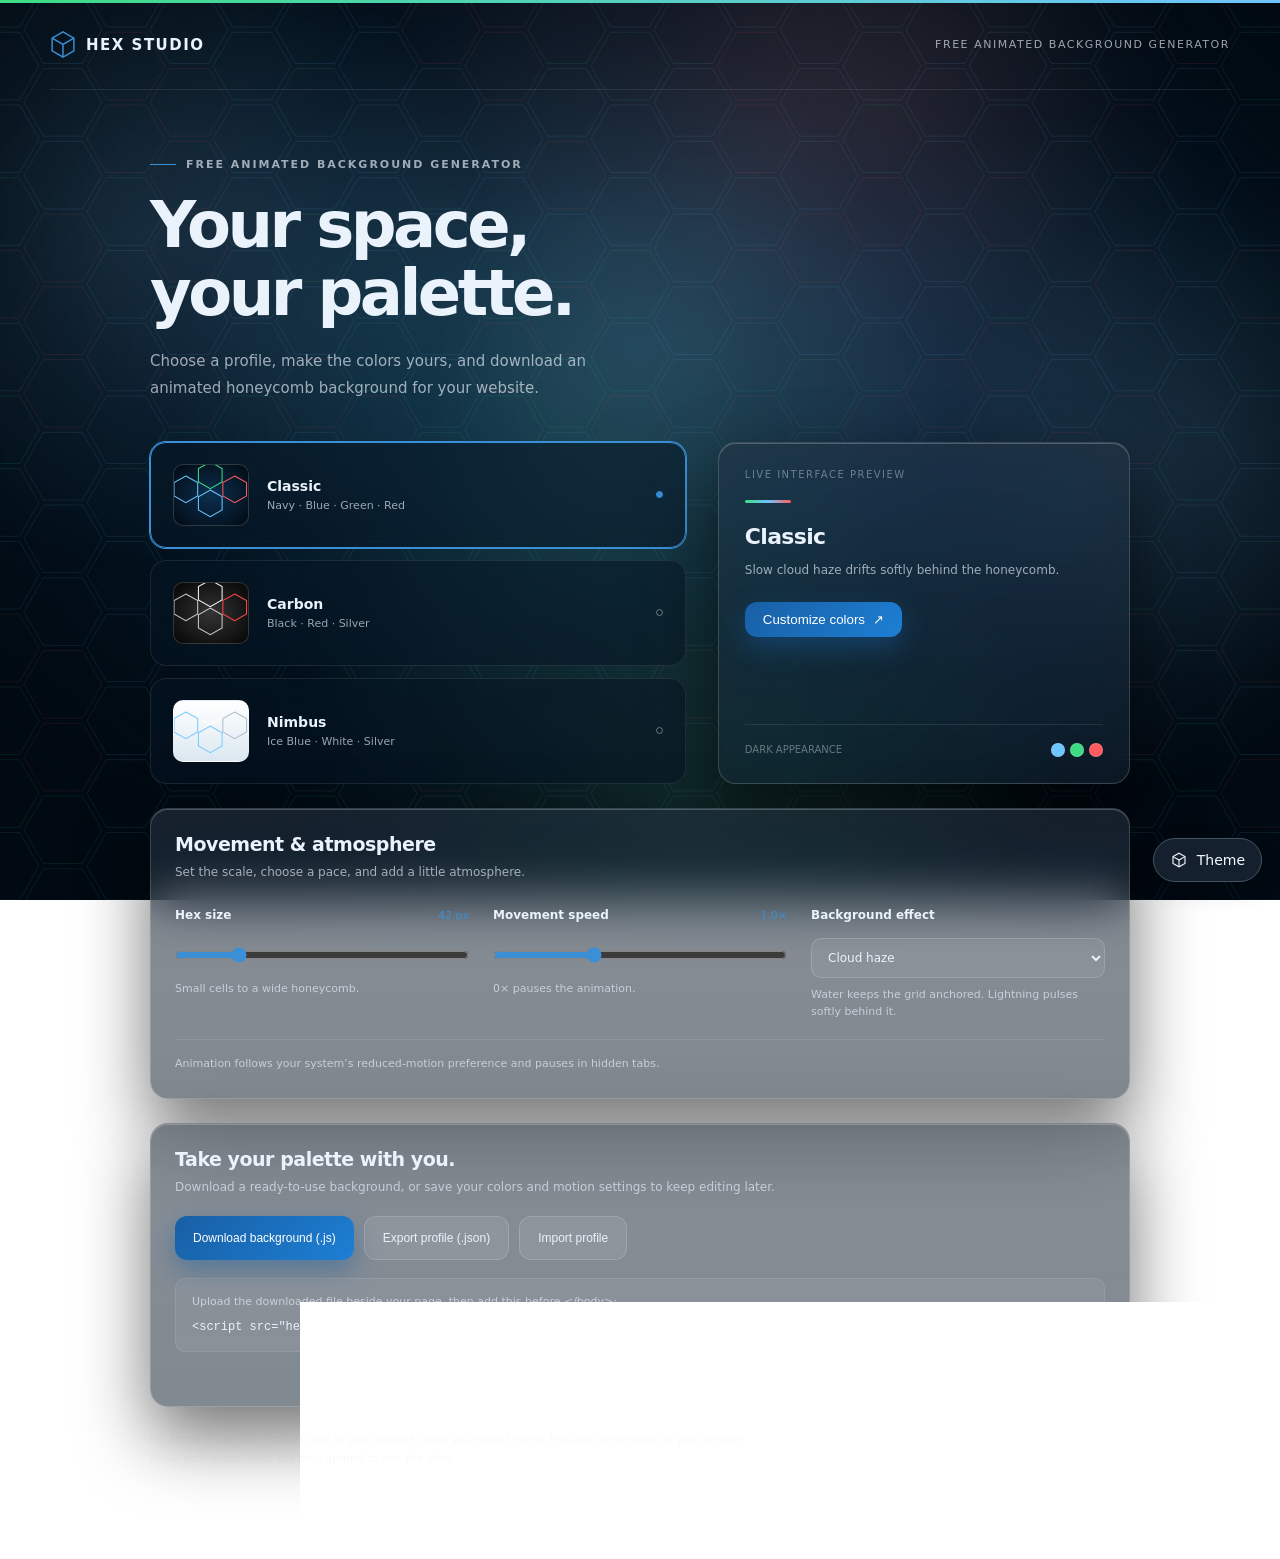
<file: hex-studio/preview.html>
<!doctype html>
<html lang="en">
<head>
<meta charset="utf-8"><meta name="viewport" content="width=device-width,initial-scale=1">
<meta name="color-scheme" content="dark light">
<title>Hex Studio · Free Animated Background Generator</title>
<meta name="description" content="Create an animated honeycomb background. Choose a color profile, customize your palette, and download a ready-to-use background for your website.">
<style>/* studio-background.css — Hex Studio honeycomb background surfaces. */

:root{
	--hex-blue:      #185FA5;
	--hex-blue-lt:   #3b8fd6;
	--hex-green:     #2e9e4f;
	--hex-red:       #d81f26;
	--hex-navy-deep: #02101d;
}

.hs-hexbg{
	position:fixed;
	inset:0;
	width:100%;
	height:100%;
	z-index:-1;
	pointer-events:none;
}

.hs-hexvig{
	position:fixed;
	inset:0;
	z-index:-1;
	pointer-events:none;
}

html.hs-hex{min-height:100%}
html.hs-hex body{background:transparent !important}

html.hs-hex-dark{
	background:radial-gradient(85% 75% at 50% 38%,#0d3050 0%,#061a2c 42%,#010a12 80%) fixed;
}
html.hs-hex-dark .hs-hexvig{
	background:radial-gradient(62% 62% at 50% 45%,transparent 22%,rgba(1,7,13,.9) 100%);
}

html.hs-hex-dark .hs-hexstripe{
	position:fixed;left:0;right:0;top:0;height:3px;z-index:1030;
	background:linear-gradient(90deg,var(--hex-green),var(--hex-blue),var(--hex-red));
	background-size:200% 100%;
	animation:hs-hex-slide 8s linear infinite;
}
@keyframes hs-hex-slide{to{background-position:200% 0}}

html.hs-hex-light{
	background:linear-gradient(180deg,#ffffff 0%,#eef3f8 55%,#e6edf5 100%) fixed;
}
html.hs-hex-light .hs-hexvig{
	background:radial-gradient(70% 70% at 50% 45%,transparent 40%,rgba(180,197,214,.35) 100%);
}

.hs-sheet{
	background:#fff;
	border-radius:16px;
	box-shadow:0 22px 60px rgba(0,0,0,.55);
	margin:16px auto 32px;
	padding:20px 22px 26px;
	width:calc(100% - 88px);
	max-width:1400px;
	min-height:55vh;
	overflow-x:auto;
}
html.hs-hex-light .hs-sheet{box-shadow:0 10px 30px rgba(70,95,125,.14);border:1px solid #dde5ee}

html.hs-hex-dark .navbar{
	margin:16px auto 0;
	width:calc(100% - 88px);
	max-width:1400px;
	border:0;
	border-radius:14px;
	box-shadow:0 14px 36px rgba(0,0,0,.5);
}

@media (max-width:900px){
	.hs-sheet{width:calc(100% - 32px)}
	html.hs-hex-dark .navbar{width:calc(100% - 32px)}
}
@media (max-width:576px){
	.hs-sheet{width:calc(100% - 16px);padding:12px 10px 18px;border-radius:12px;margin:10px auto 18px}
	html.hs-hex-dark .navbar{width:calc(100% - 16px);margin-top:8px}
}

@media print{
	.hs-hexbg,.hs-hexvig,.hs-hexstripe{display:none !important}
	html.hs-hex{background:#fff !important}
	.hs-sheet{box-shadow:none;margin:0;padding:0;width:auto;max-width:none}
}

/* studio-glass.css — Hex Studio panels, controls, and glass surfaces. */

body.hs-body *,body.hs-body *::before,body.hs-body *::after{box-sizing:border-box}
.hs-panel,.hs-panel *,.hs-side,.hs-side *,.hs-field,.hs-field *,
.hs-btn,.hs-input,.hs-select,.hs-kpi,.hs-kpi *,.hs-table,.hs-table *,
.hs-alert,.hs-page,.hs-narrow,.hs-narrow-sm{box-sizing:border-box}

body.hs-body{
	color-scheme:dark;
	margin:0;
	font-family:"Inter","Segoe UI",system-ui,-apple-system,Helvetica,Arial,sans-serif;
	color:var(--hs-text);
	-webkit-font-smoothing:antialiased;
	-moz-osx-font-smoothing:grayscale;
}

.hs-page a{color:var(--hs-blue-lt)}
.hs-page{padding:22px 26px 44px;max-width:1500px}
.hs-narrow{max-width:900px}
.hs-narrow-sm{max-width:640px}
.hs-page-head{display:flex;align-items:flex-end;justify-content:space-between;gap:16px;
	flex-wrap:wrap;margin-bottom:18px}
.hs-page-head .hs-sub{margin-bottom:0}
.hs-actions{display:flex;gap:8px;flex-wrap:wrap}

.hs-field > input[readonly]{background:rgba(255,255,255,.03);color:var(--hs-text-dim);cursor:default}
.hs-field > input[readonly]:focus{border-color:var(--hs-brd);box-shadow:none;background:rgba(255,255,255,.03)}
.hs-row{display:flex;gap:12px;align-items:center;flex-wrap:wrap}
.hs-row > .hs-field{flex:1;min-width:220px;margin-bottom:0}
.hs-stack > * + *{margin-top:14px}
.hs-empty{padding:34px 10px;text-align:center;color:var(--hs-text-faint);font-size:14px}
.hs-iconbtn{display:inline-grid;place-items:center;width:30px;height:30px;border-radius:8px;
	border:1px solid var(--hs-brd-soft);background:var(--hs-glass-2);color:var(--hs-text-dim);
	text-decoration:none;transition:.15s}
.hs-iconbtn:hover{background:var(--hs-glass-hi);color:var(--hs-text)}
.hs-iconbtn svg{width:16px;height:16px;stroke:currentColor;fill:none;stroke-width:1.8}
@media (max-width:900px){.hs-page{padding:16px 14px 34px}}

:root{

	--hs-blue:        #185FA5;
	--hs-blue-lt:     #3b8fd6;
	--hs-blue-glow:   rgba(59,143,214,.18);
	--hs-green:       #2e9e4f;
	--hs-green-lt:    #3ddc84;
	--hs-red:         #d81f26;
	--hs-red-lt:      #ff5a60;
	--hs-amber:       #e8a13a;

	--hs-glass:       rgba(255,255,255,.075);
	--hs-glass-2:     rgba(255,255,255,.05);

	--hs-tint:        rgba(6,22,38,.52);
	--hs-tint-2:      rgba(6,22,38,.40);
	--hs-glass-hi:    rgba(255,255,255,.12);
	--hs-brd:         rgba(255,255,255,.16);
	--hs-brd-soft:    rgba(255,255,255,.09);
	--hs-blur:        26px;

	--hs-text:        #eaf2fb;
	--hs-text-dim:    rgba(234,242,251,.66);
	--hs-text-faint:  rgba(234,242,251,.40);

	--hs-radius:      18px;
	--hs-radius-sm:   12px;
	--hs-shadow:      0 30px 70px rgba(0,0,0,.55);
	--hs-shadow-sm:   0 12px 30px rgba(0,0,0,.4);
	--hs-inset:       inset 0 1px 0 rgba(255,255,255,.22);

	--hs-side-open:   248px;
	--hs-side-rail:   68px;
	--hs-side-w:      var(--hs-side-open);
}

.hs-panel{
	position:relative;
	background-color:var(--hs-tint);
	background-image:linear-gradient(rgba(255,255,255,.075),rgba(255,255,255,.035));
	backdrop-filter:blur(var(--hs-blur)) saturate(150%);
	-webkit-backdrop-filter:blur(var(--hs-blur)) saturate(150%);
	border:1px solid var(--hs-brd);
	border-radius:var(--hs-radius);
	box-shadow:var(--hs-shadow), var(--hs-inset);
	color:var(--hs-text);
	padding:22px 24px;
}
.hs-panel-quiet{background-color:var(--hs-tint-2);box-shadow:var(--hs-shadow-sm)}
.hs-panel-tight{padding:14px 16px}
.hs-panel-rise{animation:hs-rise .55s cubic-bezier(.2,.8,.2,1) both}
@keyframes hs-rise{from{opacity:0;transform:translateY(18px) scale(.99)}to{opacity:1;transform:none}}

.hs-panel-hd{
	display:flex;align-items:center;justify-content:space-between;gap:12px;
	margin:-22px -24px 18px;padding:15px 24px;
	border-bottom:1px solid var(--hs-brd-soft);
	background:rgba(255,255,255,.04);
	border-radius:var(--hs-radius) var(--hs-radius) 0 0;
}
.hs-panel-hd h2,.hs-panel-hd h3{margin:0;font-size:15px;font-weight:600;letter-spacing:-.01em}

.hs-rule{height:3px;width:46px;border-radius:2px;
	background:linear-gradient(90deg,var(--hs-green),var(--hs-blue),var(--hs-red))}
.hs-rule-c{margin-left:auto;margin-right:auto}

.hs-title{margin:0 0 4px;font-size:19px;font-weight:600;letter-spacing:-.015em;color:var(--hs-text)}
.hs-sub{margin:0 0 20px;font-size:12.5px;letter-spacing:.08em;text-transform:uppercase;color:var(--hs-text-faint)}
.hs-muted{color:var(--hs-text-dim)}
.hs-faint{color:var(--hs-text-faint)}
.hs-link{color:var(--hs-blue-lt);text-decoration:none}
.hs-link:hover{text-decoration:underline}

.hs-btn{
	display:inline-flex;align-items:center;justify-content:center;gap:8px;
	padding:10px 18px;border:1px solid var(--hs-brd);border-radius:var(--hs-radius-sm);
	background:var(--hs-glass);color:var(--hs-text);
	font:600 14px/1 inherit;cursor:pointer;transition:.18s;text-decoration:none;
	white-space:nowrap;
}
.hs-btn svg{width:16px;height:16px;flex:0 0 16px;stroke:currentColor;fill:none;stroke-width:1.8}
.hs-btn:hover{background:var(--hs-glass-hi);transform:translateY(-1px)}
.hs-btn:active{transform:translateY(0)}
.hs-btn:focus-visible{outline:2px solid var(--hs-blue-lt);outline-offset:2px}

.hs-btn-primary{
	border:0;color:#fff;
	background:linear-gradient(135deg,var(--hs-blue),#1d7fd4);
	box-shadow:0 10px 26px rgba(24,95,165,.45);
	position:relative;overflow:hidden;
}
.hs-btn-primary:hover{box-shadow:0 14px 32px rgba(24,95,165,.6)}

.hs-btn-sheen::after{
	content:"";position:absolute;top:0;left:-120%;width:60%;height:100%;
	background:linear-gradient(90deg,transparent,rgba(255,255,255,.28),transparent);
	animation:hs-sheen 4.5s ease-in-out infinite;
}
@keyframes hs-sheen{0%,72%{left:-120%}100%{left:180%}}

.hs-btn-ghost{background:transparent;border-color:var(--hs-brd-soft);color:var(--hs-text-dim)}
.hs-btn-ghost:hover{color:var(--hs-text);background:var(--hs-glass-2)}
.hs-btn-danger{border:0;background:linear-gradient(135deg,#b81d24,#e0353c);color:#fff}
.hs-btn-sm{padding:7px 13px;font-size:13px;border-radius:9px}
.hs-btn-block{width:100%}

.hs-field{position:relative;margin-bottom:14px}
.hs-field > input,.hs-field > select{
	width:100%;padding:22px 14px 9px;border-radius:var(--hs-radius-sm);
	font:400 15px inherit;color:var(--hs-text);
	background:rgba(255,255,255,.06);border:1px solid var(--hs-brd);
	outline:none;transition:.2s;
}
.hs-field > label{
	position:absolute;left:15px;top:15px;font-size:14px;color:var(--hs-text-dim);
	pointer-events:none;transition:.18s cubic-bezier(.2,.8,.2,1);
}
.hs-field > input:focus,.hs-field > select:focus{
	border-color:var(--hs-blue-lt);background:rgba(255,255,255,.1);
	box-shadow:0 0 0 4px var(--hs-blue-glow);
}
.hs-field > input:focus + label,
.hs-field > input:not(:placeholder-shown) + label,
.hs-field > select:focus + label,
.hs-field > select:valid + label{
	top:7px;font-size:10.5px;letter-spacing:.06em;text-transform:uppercase;color:var(--hs-text-dim);
}
.hs-field > input:focus + label,.hs-field > select:focus + label{color:var(--hs-blue-lt)}
.hs-field > input:-webkit-autofill,.hs-field > input:-webkit-autofill:focus{
	-webkit-text-fill-color:var(--hs-text);
	-webkit-box-shadow:0 0 0 1000px rgba(20,45,70,.95) inset;
	transition:background-color 9999s ease-in-out 0s;
}

.hs-input,.hs-select{
	padding:9px 12px;border-radius:10px;font:400 14px inherit;color:var(--hs-text);
	background:rgba(255,255,255,.06);border:1px solid var(--hs-brd);outline:none;transition:.18s;
}
.hs-input:focus,.hs-select:focus{border-color:var(--hs-blue-lt);box-shadow:0 0 0 4px var(--hs-blue-glow)}
.hs-select option{background:#0c2438;color:var(--hs-text)}
.hs-label{display:block;font-size:11px;letter-spacing:.06em;text-transform:uppercase;
	color:var(--hs-text-faint);margin-bottom:5px}
.hs-bar{display:flex;gap:10px;align-items:flex-end;flex-wrap:wrap;margin-bottom:18px}

.hs-check{display:inline-flex;align-items:center;gap:8px;color:var(--hs-text-dim);
	font-size:13px;cursor:pointer;user-select:none}
.hs-check input{appearance:none;-webkit-appearance:none;width:16px;height:16px;border-radius:5px;
	border:1px solid rgba(255,255,255,.3);background:rgba(255,255,255,.06);cursor:pointer;transition:.15s}
.hs-check input:checked{background:var(--hs-blue);border-color:var(--hs-blue)}
.hs-check input:checked::after{content:"";display:block;width:4px;height:8px;margin:1px auto 0;
	border:solid #fff;border-width:0 2px 2px 0;transform:rotate(42deg)}

.hs-table{width:100%;border-collapse:separate;border-spacing:0;font-size:14px;color:var(--hs-text)}
.hs-table th{
	padding:11px 10px;text-align:center;font-weight:600;font-size:12px;
	letter-spacing:.05em;text-transform:uppercase;color:var(--hs-text-dim);
	background:rgba(255,255,255,.06);border-bottom:1px solid var(--hs-brd);
	position:sticky;top:0;backdrop-filter:blur(12px);z-index:2;
}
.hs-table th:first-child{border-top-left-radius:10px}
.hs-table th:last-child{border-top-right-radius:10px}
.hs-table td{padding:10px;text-align:center;border-bottom:1px solid var(--hs-brd-soft)}
.hs-table tbody tr{transition:background .12s}
.hs-table tbody tr:nth-child(even){background:rgba(255,255,255,.025)}
.hs-table tbody tr:hover{background:rgba(59,143,214,.14)}
.hs-table-wrap{overflow:auto;border-radius:10px;border:1px solid var(--hs-brd-soft)}
.hs-table a{color:var(--hs-blue-lt);text-decoration:none}
.hs-table a:hover{text-decoration:underline}

.hs-pill{display:inline-block;padding:3px 11px;border-radius:999px;font-size:12px;font-weight:600;
	border:1px solid transparent}
.hs-pill-ok{background:rgba(61,220,132,.14);color:#7ff0b0;border-color:rgba(61,220,132,.35)}
.hs-pill-warn{background:rgba(232,161,58,.14);color:#f5c67e;border-color:rgba(232,161,58,.35)}
.hs-pill-bad{background:rgba(255,90,96,.14);color:#ff9a9e;border-color:rgba(255,90,96,.38)}
.hs-pill-info{background:rgba(59,143,214,.16);color:#9fd0ff;border-color:rgba(59,143,214,.4)}

.hs-alert{padding:11px 14px;border-radius:var(--hs-radius-sm);font-size:13.5px;line-height:1.45;
	margin-bottom:16px;border:1px solid transparent}
.hs-alert-err{background:rgba(216,31,38,.14);border-color:rgba(216,31,38,.4);color:#ff9a9e;
	animation:hs-shake .45s cubic-bezier(.36,.07,.19,.97) both}
.hs-alert-ok{background:rgba(46,158,79,.14);border-color:rgba(46,158,79,.4);color:#8ce8ac}
.hs-alert-info{background:rgba(24,95,165,.16);border-color:rgba(59,143,214,.4);color:#a9d4ff}
@keyframes hs-shake{10%,90%{transform:translateX(-2px)}30%,70%{transform:translateX(4px)}50%{transform:translateX(-4px)}}

.hs-kpis{display:flex;gap:14px;flex-wrap:wrap;margin-bottom:20px}
.hs-kpi{
	flex:1;min-width:150px;padding:14px 16px;border-radius:var(--hs-radius-sm);
	background-color:var(--hs-tint-2);
	background-image:linear-gradient(rgba(255,255,255,.06),rgba(255,255,255,.02));
	border:1px solid var(--hs-brd-soft);
	backdrop-filter:blur(14px);-webkit-backdrop-filter:blur(14px);
}
.hs-kpi small{display:block;font-size:11px;letter-spacing:.07em;text-transform:uppercase;
	color:var(--hs-text-faint);margin-bottom:4px}
.hs-kpi b{display:block;font-size:26px;font-weight:600;line-height:1.1;color:var(--hs-text)}
.hs-kpi-accent{border-left:3px solid var(--hs-blue-lt)}

.hs-side{
	position:fixed;left:0;top:0;bottom:0;width:var(--hs-side-w);z-index:1040;
	display:flex;flex-direction:column;
	margin:12px 0 12px 12px;border-radius:var(--hs-radius);
	background-color:var(--hs-tint);
	background-image:linear-gradient(rgba(255,255,255,.075),rgba(255,255,255,.03));
	backdrop-filter:blur(var(--hs-blur)) saturate(150%);
	-webkit-backdrop-filter:blur(var(--hs-blur)) saturate(150%);
	border:1px solid var(--hs-brd);
	box-shadow:var(--hs-shadow), var(--hs-inset);
	transition:width .22s cubic-bezier(.2,.8,.2,1), transform .22s cubic-bezier(.2,.8,.2,1);
	overflow:hidden;
}

body.hs-has-side{padding-left:calc(var(--hs-side-w) + 24px);transition:padding-left .22s cubic-bezier(.2,.8,.2,1)}
html.hs-side-collapsed{--hs-side-w:var(--hs-side-rail)}

.hs-side-brand{
	display:flex;align-items:center;gap:10px;padding:16px 14px 14px;
	border-bottom:1px solid var(--hs-brd-soft);min-height:66px;
}
.hs-side-brand img{width:38px;height:38px;object-fit:contain;background:#fff;border-radius:10px;padding:4px;flex:0 0 auto}
.hs-side-brand .hs-side-name{font-weight:700;font-size:15px;letter-spacing:-.01em;color:var(--hs-text);white-space:nowrap}
.hs-side-brand .hs-side-name small{display:block;font-weight:400;font-size:9.5px;letter-spacing:.14em;
	color:var(--hs-text-faint)}

.hs-side-nav{flex:1;overflow-y:auto;overflow-x:hidden;padding:10px 8px}
.hs-side-nav::-webkit-scrollbar{width:6px}
.hs-side-nav::-webkit-scrollbar-thumb{background:rgba(255,255,255,.14);border-radius:3px}

.hs-side-sec{font-size:10px;letter-spacing:.12em;text-transform:uppercase;color:var(--hs-text-faint);
	padding:14px 12px 6px;white-space:nowrap}

.hs-side-item{
	position:relative;display:flex;align-items:center;gap:12px;
	padding:10px 12px;margin-bottom:2px;border-radius:10px;
	color:var(--hs-text-dim);text-decoration:none;font-size:14px;white-space:nowrap;
	transition:background .15s,color .15s;
}
.hs-side-item svg{width:20px;height:20px;flex:0 0 20px;stroke:currentColor;fill:none;stroke-width:1.7}
.hs-side-item:hover{background:var(--hs-glass-hi);color:var(--hs-text)}
.hs-side-item.is-active{background:rgba(59,143,214,.20);color:#fff}
.hs-side-item.is-active::before{
	content:"";position:absolute;left:-8px;top:50%;transform:translateY(-50%);
	width:3px;height:22px;border-radius:0 3px 3px 0;background:var(--hs-blue-lt);
}

.hs-side-foot{border-top:1px solid var(--hs-brd-soft);padding:10px 8px 12px}
.hs-side-user{display:flex;align-items:center;gap:10px;padding:8px 12px 10px;white-space:nowrap}
.hs-side-avatar{
	width:32px;height:32px;flex:0 0 32px;border-radius:9px;display:grid;place-items:center;
	background:linear-gradient(135deg,var(--hs-blue),#1d7fd4);color:#fff;font-weight:700;font-size:13px;
}
.hs-side-user .who{overflow:hidden}
.hs-side-user .who b{display:block;font-size:13.5px;font-weight:600;color:var(--hs-text);
	overflow:hidden;text-overflow:ellipsis}
.hs-side-user .who small{display:block;font-size:11px;color:var(--hs-text-faint);
	overflow:hidden;text-overflow:ellipsis}

.hs-side-toggle{
	display:flex;align-items:center;gap:12px;width:100%;
	padding:9px 12px;border:0;border-radius:10px;cursor:pointer;
	background:transparent;color:var(--hs-text-faint);font:400 13px inherit;text-align:left;
}
.hs-side-toggle:hover{background:var(--hs-glass-2);color:var(--hs-text)}
.hs-side-toggle svg{width:20px;height:20px;flex:0 0 20px;stroke:currentColor;fill:none;stroke-width:1.7;
	transition:transform .22s}
html.hs-side-collapsed .hs-side-toggle svg{transform:rotate(180deg)}

html.hs-side-collapsed .hs-side-name,
html.hs-side-collapsed .hs-side-item span,
html.hs-side-collapsed .hs-side-sec,
html.hs-side-collapsed .hs-side-user .who,
html.hs-side-collapsed .hs-side-toggle span{
	opacity:0;width:0;overflow:hidden;pointer-events:none;
}
html.hs-side-collapsed .hs-side-item,
html.hs-side-collapsed .hs-side-toggle{justify-content:center;padding-left:0;padding-right:0}
html.hs-side-collapsed .hs-side-brand{justify-content:center;padding-left:0;padding-right:0}
html.hs-side-collapsed .hs-side-user{justify-content:center;padding-left:0;padding-right:0}

html.hs-side-collapsed .hs-side-item::after{
	content:attr(data-label);
	position:absolute;left:calc(100% + 14px);top:50%;transform:translateY(-50%) scale(.96);
	padding:6px 11px;border-radius:8px;white-space:nowrap;font-size:12.5px;
	background:rgba(8,24,40,.96);border:1px solid var(--hs-brd);color:var(--hs-text);
	box-shadow:var(--hs-shadow-sm);opacity:0;pointer-events:none;transition:.14s;z-index:5;
}
html.hs-side-collapsed .hs-side-item:hover::after{opacity:1;transform:translateY(-50%) scale(1)}

.hs-side-scrim{
	position:fixed;inset:0;z-index:1035;background:rgba(1,8,15,.6);
	backdrop-filter:blur(2px);opacity:0;pointer-events:none;transition:opacity .2s;
}
.hs-side-burger{
	display:none;position:fixed;left:12px;top:12px;z-index:1045;
	width:44px;height:44px;align-items:center;justify-content:center;
	border-radius:12px;border:1px solid var(--hs-brd);background:var(--hs-glass);
	backdrop-filter:blur(var(--hs-blur));color:var(--hs-text);cursor:pointer;
	box-shadow:var(--hs-shadow-sm);
}
.hs-side-burger{transition:opacity .18s}
.hs-side-burger svg{width:22px;height:22px;stroke:currentColor;fill:none;stroke-width:1.8}

@media (max-width:900px){
	.hs-side{transform:translateX(calc(-100% - 16px));--hs-side-w:var(--hs-side-open)}
	html.hs-side-open .hs-side{transform:none}
	html.hs-side-open .hs-side-scrim{opacity:1;pointer-events:auto}
	body.hs-has-side{padding-left:0;padding-top:68px}
	.hs-side-burger{display:flex}
	html.hs-side-open .hs-side-burger{opacity:0;pointer-events:none}

	html.hs-side-collapsed .hs-side-name,
	html.hs-side-collapsed .hs-side-item span,
	html.hs-side-collapsed .hs-side-sec,
	html.hs-side-collapsed .hs-side-user .who,
	html.hs-side-collapsed .hs-side-toggle span{opacity:1;width:auto;pointer-events:auto}
	html.hs-side-collapsed .hs-side-item,
	html.hs-side-collapsed .hs-side-toggle,
	html.hs-side-collapsed .hs-side-brand,
	html.hs-side-collapsed .hs-side-user{justify-content:flex-start;padding-left:12px;padding-right:12px}
	html.hs-side-collapsed .hs-side-item::after{display:none}
	.hs-panel{padding:16px 15px}
	.hs-panel-hd{margin:-16px -15px 14px;padding:13px 15px}
}

@media (prefers-reduced-motion:reduce){
	.hs-side,body.hs-has-side,.hs-panel-rise,.hs-btn,.hs-btn-sheen::after{
		transition:none !important;animation:none !important;
	}
}

@media print{
	.hs-side,.hs-side-scrim,.hs-side-burger{display:none !important}
	body.hs-has-side{padding-left:0 !important;padding-top:0 !important}
	.hs-panel{background:#fff;color:#000;box-shadow:none;border:1px solid #ccc;backdrop-filter:none}
	.hs-table,.hs-table td,.hs-table th{color:#000}
}

.hs-table td.hs-num,.hs-table th.hs-num{font-variant-numeric:tabular-nums;text-align:right}
.hs-table td.hs-num .hs-unit{color:var(--hs-text-faint);font-size:11px;margin-left:2px}

.hs-table tbody tr.hs-row-bad{background:rgba(255,90,96,.07);box-shadow:inset 3px 0 0 var(--hs-red-lt)}
.hs-table tbody tr.hs-row-warn{background:rgba(232,161,58,.07);box-shadow:inset 3px 0 0 var(--hs-amber)}
.hs-table tbody tr.hs-row-bad:hover{background:rgba(255,90,96,.13)}
.hs-table tbody tr.hs-row-warn:hover{background:rgba(232,161,58,.13)}

.hs-ico{display:inline-grid;place-items:center;width:30px;height:30px;border-radius:8px;
	border:1px solid var(--hs-brd-soft);background:var(--hs-glass-2);color:var(--hs-text-dim);
	text-decoration:none;transition:.15s;vertical-align:middle}
.hs-ico:hover{background:var(--hs-glass-hi);color:var(--hs-text);transform:translateY(-1px)}
.hs-ico svg{width:16px;height:16px;stroke:currentColor;fill:none;stroke-width:1.7}
.hs-ico-blue:hover{border-color:rgba(59,143,214,.6);color:#9fd0ff}
.hs-ico-green:hover{border-color:rgba(61,220,132,.55);color:#7ff0b0}
.hs-ico-red{border-color:rgba(255,90,96,.45);color:#ff9a9e;background:rgba(255,90,96,.12)}
.hs-ico-red:hover{background:rgba(255,90,96,.22);color:#ffc2c5}
.hs-ico-off{opacity:.28;pointer-events:none}
.hs-icos{display:flex;gap:6px;justify-content:center;align-items:center}

.hs-chip{display:inline-block;white-space:nowrap;padding:3px 10px;border-radius:8px;font-size:12.5px;
	background:var(--hs-glass-2);border:1px solid var(--hs-brd-soft);color:var(--hs-text-dim)}
.hs-joblink{font-weight:600;text-decoration:none}
.hs-joblink:hover{text-decoration:underline}

.hs-alarm{display:inline-flex;align-items:center;gap:6px;font-weight:600;font-size:12.5px}
.hs-alarm-0{color:var(--hs-text-faint);font-weight:400}
.hs-alarm-some{color:#f5c67e}
.hs-alarm-many{color:#ff9a9e}
.hs-dot{width:7px;height:7px;border-radius:50%;display:inline-block;background:currentColor;
	box-shadow:0 0 8px currentColor}

.hs-kpi-good{border-left:3px solid var(--hs-green-lt)}
.hs-kpi-warn{border-left:3px solid var(--hs-amber)}
.hs-kpi-bad{border-left:3px solid var(--hs-red-lt)}
.hs-kpi b .hs-unit{font-size:13px;font-weight:400;color:var(--hs-text-faint);margin-left:4px}
.hs-kpi-sub{display:block;margin-top:3px;font-size:11.5px;color:var(--hs-text-faint)}

.hs-meter{height:5px;border-radius:3px;background:rgba(255,255,255,.09);overflow:hidden;margin-top:8px}
.hs-meter > span{display:block;height:100%;border-radius:3px;
	background:linear-gradient(90deg,var(--hs-green),var(--hs-green-lt))}
.hs-meter-warn > span{background:linear-gradient(90deg,#c8871f,var(--hs-amber))}
.hs-meter-bad > span{background:linear-gradient(90deg,#a3181e,var(--hs-red-lt))}

.hs-gal{display:inline-flex;flex-direction:column;align-items:flex-end;line-height:1.15}
.hs-gal b{font-size:14.5px;font-weight:600}
.hs-gal small{font-size:11px;color:var(--hs-text-faint);margin-top:2px;white-space:nowrap}

.hs-pill .hs-dot{width:6px;height:6px;margin-right:1px;vertical-align:middle}

.hs-notepop{
	position:absolute;z-index:1100;width:330px;padding:14px;
	border-radius:var(--hs-radius-sm);
	background-color:rgba(8,26,44,.94);
	background-image:linear-gradient(rgba(255,255,255,.06),rgba(255,255,255,.02));
	backdrop-filter:blur(18px);-webkit-backdrop-filter:blur(18px);
	border:1px solid var(--hs-brd);box-shadow:var(--hs-shadow);
}
.hs-notepop[hidden]{display:none}
.hs-notepop-hd{display:flex;justify-content:space-between;align-items:baseline;
	font-size:11px;letter-spacing:.07em;text-transform:uppercase;
	color:var(--hs-text-faint);margin-bottom:8px}
.hs-notepop textarea{
	width:100%;padding:10px 12px;border-radius:10px;resize:vertical;
	font:400 13.5px/1.5 inherit;color:var(--hs-text);
	background:rgba(255,255,255,.06);border:1px solid var(--hs-brd);outline:none;
}
.hs-notepop textarea:focus{border-color:var(--hs-blue-lt);box-shadow:0 0 0 4px var(--hs-blue-glow)}
.hs-notepop-ft{display:flex;justify-content:flex-end;gap:8px;margin-top:10px}
button.hs-ico{font:inherit}

.hs-chartnav{display:flex;flex-wrap:wrap;gap:8px;margin:-4px 0 18px}
.hs-chartnav .chart-btn{background:var(--hs-glass-2);border-color:var(--hs-brd-soft);
	color:var(--hs-text-dim);font-weight:500}
.hs-chartnav .chart-btn:hover{color:var(--hs-text);background:var(--hs-glass-hi)}
.hs-chartnav .chart-btn.hs-btn-primary{color:#fff;font-weight:600;border:0}
.hs-chartbox{
	position:relative;padding:14px 12px 6px;border-radius:var(--hs-radius-sm);
	background:rgba(2,12,22,.42);border:1px solid var(--hs-brd-soft);
	min-height:320px;
}
.hs-chartbox canvas{display:block}

.hs-table tbody tr.hs-band > td{
	background:rgba(255,255,255,.07);
	border-top:1px solid var(--hs-brd);
	border-bottom:1px solid var(--hs-brd-soft);
	text-align:left;padding:9px 12px;font-size:13px;letter-spacing:.01em;
}
.hs-table tbody tr.hs-band:hover > td{background:rgba(255,255,255,.07)}
.hs-band-n{float:right;font-size:11.5px;color:var(--hs-text-faint);font-weight:400}

.ds-ok{color:#7ff0b0;font-weight:600}
.ds-warn{color:#f5c67e;font-weight:600}
.ds-bad{color:#ff9a9e;font-weight:600}

.hs-table td.ds-cold{color:#ff9a9e;font-weight:600;background:rgba(255,90,96,.10)}

.ds-head{display:grid;grid-template-columns:minmax(0,1fr) auto minmax(0,1fr);
	align-items:center;gap:18px;margin:2px 0 24px;width:100%;min-width:0}

.hs-panel-hd.ds-head-bar{display:block;padding-top:18px;padding-bottom:18px}
.ds-head-bar > .ds-head{margin:0}
.ds-head-r{justify-self:end;text-align:right}
.ds-head .hs-input{min-width:196px;max-width:100%}
.ds-head .hs-select{width:100%;min-width:0;max-width:340px;
	text-overflow:ellipsis;white-space:nowrap;overflow:hidden}
.ds-head-l,.ds-head-r{min-width:0}
.ds-head-c{text-align:center;line-height:1.05;padding:0 8px}

.ds-range{display:inline-flex;align-items:center;gap:8px}
.ds-range .hs-input{min-width:150px}
.ds-day-sm{font-size:27px;white-space:normal;line-height:1.15}

.ds-eyebrow{display:block;font-size:11px;font-weight:600;letter-spacing:.28em;
	text-transform:uppercase;color:var(--hs-text-faint)}
.ds-day{display:block;margin:9px 0 0;font-size:40px;font-weight:700;letter-spacing:-.02em;
	white-space:nowrap;color:var(--hs-text)}

@supports ((-webkit-background-clip:text) or (background-clip:text)){
	.ds-day{background:linear-gradient(180deg,#ffffff 12%,#8fc6f4 96%);
		-webkit-background-clip:text;background-clip:text;
		color:transparent;-webkit-text-fill-color:transparent;
		filter:drop-shadow(0 6px 18px rgba(59,143,214,.35))}
}
.ds-scope{display:block;margin-top:9px;font-size:12px;letter-spacing:.14em;
	text-transform:uppercase;color:var(--hs-text-dim)}
.ds-scope b{color:var(--hs-text);font-weight:600}

@media (max-width:900px){
	.ds-head{grid-template-columns:1fr;gap:12px}
	.ds-head-c{order:-1;padding:0}
	.ds-head-r{justify-self:stretch;text-align:left}
	.ds-day{font-size:32px}
}

.hs-inputgroup{display:inline-flex;align-items:stretch}
.hs-inputgroup > .hs-btn{border-top-right-radius:0;border-bottom-right-radius:0;padding-left:11px;padding-right:11px}
.hs-inputgroup > .hs-input{border-top-left-radius:0;border-bottom-left-radius:0;border-left:0}

.hs-chip{white-space:nowrap}
a.hs-chip-link{text-decoration:none;color:var(--hs-text-dim);transition:.15s}
a.hs-chip-link:hover{color:var(--hs-text);background:var(--hs-glass-hi);border-color:var(--hs-brd)}

.tw-co{display:inline-flex;align-items:center;gap:7px;white-space:nowrap}
.tw-co::before{content:"";width:8px;height:8px;border-radius:2px;flex:0 0 8px;
	background:var(--hs-text-faint)}
.tw-co-0::before{background:#6ec4ff}
.tw-co-1::before{background:#3ddc84}
.tw-co-2::before{background:#f5c67e}
.tw-co-x::before{background:rgba(234,242,251,.30)}
button.tw-eval-btn{font:inherit;font-size:12px;font-weight:600}

.us-grid{display:grid;grid-template-columns:repeat(auto-fit,minmax(420px,1fr));gap:18px;align-items:start}

.us-pills{display:flex;flex-wrap:wrap;gap:7px;align-items:center;margin:-6px 0 16px}
.us-pill{display:inline-flex;align-items:center;gap:7px;padding:5px 12px;border-radius:999px;
	border:1px solid var(--hs-brd-soft);background:var(--hs-glass-2);color:var(--hs-text-dim);
	font:500 12.5px inherit;cursor:pointer;transition:.15s}
.us-pill:hover{background:var(--hs-glass-hi);color:var(--hs-text)}
.us-pill.is-on{background:rgba(59,143,214,.22);border-color:rgba(59,143,214,.5);color:#fff}
.us-pill i{width:8px;height:8px;border-radius:50%;display:inline-block}

.us-reps{display:flex;flex-direction:column;gap:3px;align-items:center}
.us-rep{display:inline-flex;align-items:center;gap:6px;font-size:12.5px;color:var(--hs-text-dim);white-space:nowrap}
.us-rep i{width:8px;height:8px;border-radius:50%;display:inline-block}
.us-rep-tech{font-size:11.5px;color:var(--hs-text-faint)}

.hs-table tbody tr.us-inactive td{opacity:.55}
a.us-sort{color:inherit;text-decoration:none}
a.us-sort:hover{color:var(--hs-blue-lt)}

.us-toggles{display:flex;flex-wrap:wrap;gap:8px}

.us-toggle-grp{margin:0 0 8px}
.us-toggle-grp + .us-toggle-grp{margin-top:18px}
.us-toggle-lbl{font:600 10.5px/1 inherit;letter-spacing:.09em;text-transform:uppercase;
	color:var(--hs-text-faint);margin:0 0 8px}
.us-toggle{display:inline-flex;align-items:center;gap:8px;padding:8px 14px;border-radius:10px;
	border:1px solid var(--hs-brd-soft);background:var(--hs-glass-2);color:var(--hs-text-dim);
	font:500 13px inherit;cursor:pointer;transition:.15s}
.us-toggle:hover{background:var(--hs-glass-hi);color:var(--hs-text)}
.us-toggle i{width:9px;height:9px;border-radius:50%;background:rgba(255,255,255,.22);transition:.15s}
.us-toggle.is-on{background:rgba(61,220,132,.16);border-color:rgba(61,220,132,.45);color:#bff5d5}
.us-toggle.is-on i{background:var(--hs-green-lt);box-shadow:0 0 8px var(--hs-green-lt)}

.us-toggle.is-na{opacity:.42;cursor:not-allowed;border-style:dashed}
.us-toggle.is-na:hover{background:var(--hs-glass-2);color:var(--hs-text-dim)}
.us-na-tag{font:500 10px/1 inherit;letter-spacing:.05em;text-transform:uppercase;
	padding:3px 6px;border-radius:5px;background:rgba(255,255,255,.07);color:var(--hs-text-faint)}

.us-toast{position:fixed;right:22px;bottom:22px;z-index:1200;padding:11px 16px;border-radius:12px;
	background:rgba(6,22,38,.95);border:1px solid rgba(61,220,132,.45);color:#bff5d5;
	font-size:13px;box-shadow:var(--hs-shadow);backdrop-filter:blur(14px)}
.us-toast.is-bad{border-color:rgba(255,90,96,.5);color:#ff9a9e}
.us-toast[hidden]{display:none}

.hs-field > textarea{
	width:100%;padding:24px 14px 9px;border-radius:var(--hs-radius-sm);
	font:400 15px inherit;color:var(--hs-text);resize:vertical;min-height:52px;
	background:rgba(255,255,255,.06);border:1px solid var(--hs-brd);
	outline:none;transition:border-color .2s, background .2s, box-shadow .2s;
}
.hs-field > textarea:focus{
	border-color:var(--hs-blue-lt);background:rgba(255,255,255,.1);
	box-shadow:0 0 0 4px var(--hs-blue-glow);
}
.hs-field > textarea:focus + label,
.hs-field > textarea:not(:placeholder-shown) + label{
	top:7px;font-size:10.5px;letter-spacing:.06em;text-transform:uppercase;color:var(--hs-text-dim);
}
.hs-field > textarea:focus + label{color:var(--hs-blue-lt)}

#atTable tr.at-row:hover td{background:rgba(255,255,255,.04)}

#callFields[disabled] input,#callFields[disabled] select,#callFields[disabled] textarea{
	background:rgba(255,255,255,.03);border-color:var(--hs-brd-soft);
	color:var(--hs-text-dim);cursor:default;opacity:1;-webkit-text-fill-color:var(--hs-text-dim);
}
#callFields[disabled] textarea{resize:none}

[hidden]{display:none !important}

.hs-panel-hd.ca-sec{
	margin:24px -24px 18px;
	border-top:1px solid var(--hs-brd-soft);
	border-radius:0;
}
@media (max-width:900px){
	.hs-panel-hd.ca-sec{margin:20px -15px 14px}
}

#callForm .hs-row{margin-bottom:14px;align-items:flex-end}
#callForm .hs-row > div{flex:1;min-width:200px}
#callForm .hs-row .hs-select{width:100%}

.tw-user{font-size:11.5px;color:var(--hs-text-dim);margin-top:3px;padding-left:15px;white-space:nowrap}
.tw-user .tw-uid{color:var(--hs-text-faint)}

.ca-photos{margin-left:4px;font-size:11px;color:var(--hs-text-dim);border-color:var(--hs-brd-soft)}
.ca-drop{
	border:1.5px dashed var(--hs-brd-soft);border-radius:12px;padding:14px;
	transition:border-color .2s, background .2s;
}
.ca-drop.is-over{border-color:var(--hs-blue-lt);background:rgba(255,255,255,.06)}
.ca-drop > input[type=file]{position:absolute;width:1px;height:1px;opacity:0;overflow:hidden}
.ca-drop-lbl{display:flex;align-items:center;gap:14px;flex-wrap:wrap;cursor:pointer}
.ca-drop-lbl .hs-btn{pointer-events:none}
#callFields[disabled] .ca-drop{opacity:.45}
#callFields[disabled] .ca-drop-lbl{cursor:default}
.ca-picked{display:flex;flex-wrap:wrap;gap:10px;align-items:flex-start}
.ca-picked:not(:empty){margin-top:12px}
.ca-pick{position:relative;width:96px;height:96px;border-radius:10px;overflow:hidden;
	background:rgba(255,255,255,.05);border:1px solid var(--hs-brd-soft)}
.ca-pick img{width:100%;height:100%;object-fit:cover;display:block}
.ca-pick-file{display:block;padding:10px 8px;font-size:11px;word-break:break-all;color:var(--hs-text-dim)}
.ca-pick-x{position:absolute;top:4px;right:4px;width:22px;height:22px;border-radius:50%;border:0;
	background:rgba(0,0,0,.6);color:#fff;font-size:15px;line-height:22px;cursor:pointer;padding:0}
.ca-pick-x:hover{background:rgba(200,40,40,.85)}
.ca-pick-n{flex-basis:100%;font-size:12px}
.ca-gallery{display:grid;grid-template-columns:repeat(auto-fill,minmax(150px,1fr));gap:12px}
.ca-thumb{display:block;border-radius:10px;overflow:hidden;background:rgba(255,255,255,.04);
	border:1px solid var(--hs-brd-soft);text-decoration:none;color:inherit;transition:transform .15s, box-shadow .15s}
.ca-thumb:hover{transform:translateY(-2px);box-shadow:var(--hs-shadow-sm);border-color:var(--hs-blue-lt)}
.ca-thumb img{width:100%;aspect-ratio:4/3;object-fit:cover;display:block;background:#0b1220}
.ca-thumb-file{display:flex;flex-direction:column;align-items:center;justify-content:center;gap:6px;
	aspect-ratio:4/3;color:var(--hs-text-dim);font-size:11px;padding:8px;text-align:center;word-break:break-all}
.ca-thumb-file svg{width:28px;height:28px;stroke:currentColor;fill:none;stroke-width:1.6}
.ca-thumb-cap{display:block;padding:6px 8px;font-size:11px;color:var(--hs-text-faint);
	white-space:nowrap;overflow:hidden;text-overflow:ellipsis}

.dv-timeline{list-style:none;margin:0;padding:6px 0 4px;position:relative}
.dv-timeline::before{content:"";position:absolute;left:118px;top:0;bottom:0;width:2px;
	background:var(--hs-brd-soft);border-radius:2px}
.dv-ev{display:grid;grid-template-columns:104px 30px 1fr;align-items:start;gap:0;padding:7px 0;
	font-size:13.5px;position:relative}
.dv-ev-dt{text-align:right;color:var(--hs-text-faint);font-size:12px;padding-top:2px;
	font-variant-numeric:tabular-nums}
.dv-ev-dot{width:10px;height:10px;border-radius:50%;margin:5px 0 0 10px;background:var(--hs-green);
	box-shadow:0 0 0 3px var(--hs-glass)}
.dv-ev-owner .dv-ev-dot{background:var(--hs-blue);box-shadow:0 0 0 3px var(--hs-glass),0 0 10px var(--hs-blue-glow)}
.dv-ev-dsn   .dv-ev-dot{background:var(--hs-amber)}
.dv-ev-body{display:flex;flex-direction:column;gap:2px;padding-left:4px}
.dv-ev-body b{font-weight:600;color:var(--hs-text)}
.dv-ev-owner .dv-ev-body b{color:var(--hs-blue-lt)}
.dv-ev-body small{color:var(--hs-text-faint);font-size:12px}
@media (max-width:640px){
	.dv-timeline::before{left:14px}
	.dv-ev{grid-template-columns:30px 1fr;grid-template-rows:auto auto}
	.dv-ev-dt{grid-column:2;grid-row:1;text-align:left;padding-left:4px}
	.dv-ev-dot{grid-column:1;grid-row:1 / span 2;margin-left:10px}
	.dv-ev-body{grid-column:2;grid-row:2}
}
</style>
<style>
body.hs-body {min-height:100vh;margin:0;padding:0 32px 90px}
.studio-header {max-width:1180px;margin:auto;padding:30px 0;display:flex;align-items:center;justify-content:space-between;border-bottom:1px solid var(--hs-brd-soft)}
.studio-brand {display:flex;align-items:center;gap:10px;font-size:15px;font-weight:700;letter-spacing:.1em;color:var(--hs-text)}
.studio-brand svg {width:26px;height:29px;stroke:var(--hs-blue-lt);fill:none;stroke-width:1.6}
.studio-header small {color:var(--hs-text-dim);font-size:11px;letter-spacing:.14em;text-transform:uppercase}
.studio {max-width:980px;margin:68px auto 0}
.eyebrow {display:flex;align-items:center;gap:10px;text-transform:uppercase;letter-spacing:.18em;color:var(--hs-text-dim);font-size:11px;font-weight:600}
.eyebrow:before {content:"";height:1px;width:26px;background:var(--hs-blue-lt)}
h1 {font-size:clamp(38px,5vw,64px);line-height:1.07;letter-spacing:-.055em;margin:20px 0;color:var(--hs-text);font-weight:650}
.intro {font-size:15px;line-height:1.8;color:var(--hs-text-dim);max-width:510px;margin:0}
.studio-grid {display:grid;grid-template-columns:1.3fr 1fr;gap:32px;margin-top:40px;align-items:stretch}
.profile-grid {display:grid;gap:12px}
.profile-card {display:flex;align-items:center;gap:18px;width:100%;text-align:left;padding:21px 22px;background:var(--hs-tint);border:1px solid var(--hs-brd-soft);border-radius:16px;color:var(--hs-text);cursor:pointer;font:inherit;backdrop-filter:blur(16px)}
.profile-card[aria-pressed=true] {border-color:var(--hs-blue-lt);box-shadow:0 0 0 1px var(--hs-blue-lt)}
.profile-card:focus-visible {outline:2px solid var(--hs-blue-lt);outline-offset:4px}
.profile-preview {width:76px;height:62px;border:1px solid #ffffff2a;border-radius:10px;display:flex;align-items:center;justify-content:center;flex-shrink:0;overflow:hidden}
.profile-preview svg {width:84px;height:65px;fill:none;stroke-width:1.4}
.profile-card b {display:block;font-size:14px;font-weight:600;margin-bottom:5px}
.profile-card small {display:block;font-size:11px;color:var(--hs-text-dim)}
.selected-dot {margin-left:auto;width:7px;height:7px;border-radius:50%;border:1px solid var(--hs-text-faint);flex-shrink:0}
.profile-card[aria-pressed=true] .selected-dot {background:var(--hs-blue-lt);border-color:var(--hs-blue-lt);box-shadow:0 0 14px var(--hs-blue-glow)}
.sample {padding:26px!important;display:flex;flex-direction:column;justify-content:space-between}
.sample-tag {font-size:10px;letter-spacing:.15em;color:var(--hs-text-faint);text-transform:uppercase;margin:0 0 20px}
.sample h2 {font-size:22px;letter-spacing:-.03em;line-height:1.3;margin:0 0 8px;color:var(--hs-text)}
.sample p {font-size:12px;line-height:1.7;color:var(--hs-text-dim);margin:0 0 22px}
.sample-foot {display:flex;align-items:center;justify-content:space-between;gap:12px;padding-top:18px;border-top:1px solid var(--hs-brd-soft);color:var(--hs-text-faint);font-size:10px}
.palette-line {display:flex;gap:5px}
.palette-line i {width:14px;height:14px;border-radius:50%;border:1px solid var(--hs-brd)}
.studio-note {margin:24px 0 0;font-size:11px;color:var(--hs-text-faint);line-height:1.7}
.movement-panel {margin-top:24px;padding:24px!important}
.movement-panel h2 {margin:0 0 7px;color:var(--hs-text);font-size:19px;letter-spacing:-.025em}
.movement-panel > p {margin:0;color:var(--hs-text-dim);font-size:12px;line-height:1.8}
.motion-controls {display:grid;grid-template-columns:repeat(3,minmax(0,1fr));gap:24px;margin-top:21px}
.motion-field {min-width:0}
.motion-label {display:flex;align-items:center;justify-content:space-between;gap:10px;min-height:21px;margin-bottom:12px}
.motion-label label {font-size:12px;font-weight:600;color:var(--hs-text)}
.motion-label output {font-size:11px;color:var(--hs-blue-lt);font-variant-numeric:tabular-nums}
.motion-field input[type="range"] {display:block;width:100%;min-height:34px;margin:0;accent-color:var(--hs-blue-lt);cursor:pointer}
.motion-field select {display:block;width:100%;min-height:40px;font:inherit;font-size:12px}
.motion-field input:focus-visible,.motion-field select:focus-visible {outline:2px solid var(--hs-blue-lt);outline-offset:4px}
.motion-field p {margin:8px 0 0;font-size:11px;line-height:1.6;color:var(--hs-text-dim)}
.movement-panel .motion-preference {margin-top:18px;padding-top:14px;border-top:1px solid var(--hs-brd-soft);font-size:11px;color:var(--hs-text-dim)}
.download-panel {margin-top:24px;padding:24px!important}
.download-panel h2 {margin:0 0 7px;color:var(--hs-text);font-size:19px;letter-spacing:-.025em}
.download-panel p {margin:0;color:var(--hs-text-dim);font-size:12px;line-height:1.8}
.download-actions {display:flex;flex-wrap:wrap;gap:10px;margin:18px 0}
.download-actions .hs-btn {min-height:44px;font-size:12px}
.embed-usage {padding:14px 16px;border:1px solid var(--hs-brd-soft);background:var(--hs-glass-2);border-radius:10px;overflow:auto;color:var(--hs-text-dim);font-size:11px;line-height:1.7}
.embed-usage code {display:block;margin-top:5px;color:var(--hs-text);font:12px/1.7 ui-monospace,SFMono-Regular,Consolas,monospace;white-space:nowrap}
.download-panel .file-status {min-height:20px;margin-top:10px;font-size:11px;color:var(--hs-text-dim)}
@media(max-width:720px) {.studio-grid {grid-template-columns:1fr;gap:20px}.studio {margin-top:38px}.sample {min-height:250px}.studio-header small {display:none}body.hs-body {padding:0 18px 90px}.studio-header {padding:22px 0}.profile-card {padding:15px}.intro {font-size:14px}}
@media(max-width:720px) {.motion-controls {grid-template-columns:1fr;gap:20px}.motion-label {margin-bottom:7px}}
@media(max-width:420px) {.download-actions {flex-direction:column}.download-actions .hs-btn {width:100%}.download-panel,.movement-panel {padding:19px!important}}
</style>
</head>
<body class="hs-body">
<header class="studio-header">
 <div class="studio-brand"><svg viewBox="0 0 28 32" aria-hidden="true"><path d="M14 2 26 9v14l-12 7L2 23V9Z"/><path d="m2 9 12 7 12-7M14 16v14"/></svg> HEX STUDIO</div>
 <small>Free animated background generator</small>
</header>
<main class="studio">
 <div class="eyebrow">Free animated background generator</div>
 <h1>Your space,<br>your palette.</h1>
 <p class="intro">Choose a profile, make the colors yours, and download an animated honeycomb background for your website.</p>
 <div class="studio-grid">
  <div class="profile-grid" role="group" aria-label="Choose a color profile">
   <button type="button" class="profile-card" data-profile="original" aria-pressed="true">
    <span class="profile-preview" style="background:radial-gradient(ellipse at center,#0d3050,#010a12)"><svg viewBox="0 0 100 70"><path stroke="#6ec4ff" d="m16 10 16 9v18l-16 9L0 37V19Zm33 19 16 9v18l-16 9-16-9V38Z"/><path stroke="#3ddc84" d="m49-9 16 9v18l-16 9-16-9V0Z"/><path stroke="#ff5a60" d="m82 10 16 9v18l-16 9-16-9V19Z"/></svg></span>
    <span><b>Classic</b><small>Navy · Blue · Green · Red</small></span><span class="selected-dot"></span>
   </button>
   <button type="button" class="profile-card" data-profile="carbon" aria-pressed="false">
    <span class="profile-preview" style="background:radial-gradient(ellipse at center,#343434,#050505)"><svg viewBox="0 0 100 70"><path stroke="#c9c9c9" d="m16 10 16 9v18l-16 9L0 37V19Zm33 19 16 9v18l-16 9-16-9V38Z"/><path stroke="#f5f5f5" d="m49-9 16 9v18l-16 9-16-9V0Z"/><path stroke="#ff4545" d="m82 10 16 9v18l-16 9-16-9V19Z"/></svg></span>
    <span><b>Carbon</b><small>Black · Red · Silver</small></span><span class="selected-dot"></span>
   </button>
   <button type="button" class="profile-card" data-profile="nimbus" aria-pressed="false">
    <span class="profile-preview" style="background:linear-gradient(#ffffff,#dce8f1)"><svg viewBox="0 0 100 70"><path stroke="#78cafa" d="m16 10 16 9v18l-16 9L0 37V19Zm33 19 16 9v18l-16 9-16-9V38Z"/><path stroke="#ffffff" d="m49-9 16 9v18l-16 9-16-9V0Z"/><path stroke="#aebecd" d="m82 10 16 9v18l-16 9-16-9V19Z"/></svg></span>
    <span><b>Nimbus</b><small>Ice Blue · White · Silver</small></span><span class="selected-dot"></span>
   </button>
  </div>
  <section class="hs-panel sample" aria-label="Example app panel">
   <div>
    <div class="sample-tag">Live interface preview</div>
    <div class="hs-rule" style="margin-bottom:20px"></div>
    <h2 id="active-name">Classic</h2>
    <p id="effect-description">Slow cloud haze drifts softly behind the honeycomb.</p>
    <button type="button" class="hs-btn hs-btn-primary" id="customize">Customize colors <span aria-hidden="true">↗</span></button>
   </div>
   <div class="sample-foot"><span id="appearance">DARK APPEARANCE</span><div class="palette-line" aria-hidden="true"><i></i><i></i><i></i></div></div>
  </section>
 </div>
 <section class="hs-panel movement-panel" aria-labelledby="movement-title">
  <h2 id="movement-title">Movement &amp; atmosphere</h2>
  <p>Set the scale, choose a pace, and add a little atmosphere.</p>
  <div class="motion-controls">
   <div class="motion-field">
    <div class="motion-label"><label for="hex-size">Hex size</label><output id="size-value" for="hex-size">42 px</output></div>
    <input type="range" id="hex-size" min="12" max="160" step="1" value="42" aria-describedby="size-help">
    <p id="size-help">Small cells to a wide honeycomb.</p>
   </div>
   <div class="motion-field">
    <div class="motion-label"><label for="motion-speed">Movement speed</label><output id="speed-value" for="motion-speed">1.0×</output></div>
    <input type="range" id="motion-speed" min="0" max="3" step="0.1" value="1" aria-describedby="speed-help">
    <p id="speed-help">0× pauses the animation.</p>
   </div>
   <div class="motion-field">
    <div class="motion-label"><label for="background-effect">Background effect</label></div>
    <select id="background-effect" class="hs-select" aria-describedby="effect-help">
     <option value="clouds" selected>Cloud haze</option>
     <option value="lightning">Lightning pulse</option>
     <option value="water">Water ripples</option>
     <option value="none">None</option>
    </select>
    <p id="effect-help">Water keeps the grid anchored. Lightning pulses softly behind it.</p>
   </div>
  </div>
  <p class="motion-preference" id="motion-preference">Animation follows your system’s reduced-motion preference and pauses in hidden tabs.</p>
 </section>
 <section class="hs-panel download-panel" aria-labelledby="download-title">
  <h2 id="download-title">Take your palette with you.</h2>
  <p>Download a ready-to-use background, or save your colors and motion settings to keep editing later.</p>
  <div class="download-actions">
   <button type="button" class="hs-btn hs-btn-primary" id="download-background">Download background (.js)</button>
   <button type="button" class="hs-btn" id="export-profile">Export profile (.json)</button>
   <button type="button" class="hs-btn" id="import-profile">Import profile</button>
   <input type="file" id="profile-file" accept=".json,application/json" aria-label="Choose a profile JSON file" hidden>
  </div>
  <div class="embed-usage">Upload the downloaded file beside your page, then add this before &lt;/body&gt;:
   <code>&lt;script src="hex-background.js"&gt;&lt;/script&gt;</code>
  </div>
  <p class="file-status" id="file-status" role="status" aria-live="polite"></p>
 </section>
 <p class="studio-note">No account needed. Profiles stay in your browser until you export them. Files are generated on your device.<br>Move your cursor over the background to see the glow.</p>
</main>
<script src="hex-studio.js" data-mode="dark" data-frame="0" data-stripe="1" data-storage-key="hexstudio.preview.v1"></script>
<script>
(function () {
 var colors = {original:['#6ec4ff','#3ddc84','#ff5a60'],carbon:['#c9c9c9','#ff4545','#f5f5f5'],nimbus:['#78cafa','#f8fcff','#aebecd']};
 var effectDescriptions = {
  clouds: 'Slow cloud haze drifts softly behind the honeycomb.',
  lightning: 'Fuzzy blue-white lightning slowly brightens and fades in gentle pulses.',
  water: 'The honeycomb stays anchored while its contours ripple like water.',
  none: 'Ambient pulses and cursor glow highlight the honeycomb.'
 };
 var sizeInput = document.getElementById('hex-size');
 var speedInput = document.getElementById('motion-speed');
 var effectInput = document.getElementById('background-effect');
 var motionPreference = window.matchMedia ? window.matchMedia('(prefers-reduced-motion: reduce)') : null;
 function sync() {
  var profile = HexStudio.getProfile();
  document.querySelectorAll('[data-profile]').forEach(function(button) { button.setAttribute('aria-pressed', String(button.dataset.profile === profile.theme)); });
  var theme = HexStudio.getThemes().find(function (theme) { return theme.id === profile.theme; });
  document.getElementById('active-name').textContent = theme ? theme.label.split(' / ')[0] : 'Your custom profile';
  document.getElementById('appearance').textContent = profile.mode.toUpperCase() + ' APPEARANCE';
  document.querySelectorAll('.palette-line i').forEach(function (dot, i) { dot.style.background = (profile.colors || colors[profile.theme])[i]; });
  var size = profile.size == null ? 42 : profile.size;
  var speed = profile.speed == null ? 1 : profile.speed;
  var effect = profile.effect || 'clouds';
  sizeInput.value = size;
  speedInput.value = speed;
  effectInput.value = effect;
  sizeInput.setAttribute('aria-valuetext', size + ' pixels');
  speedInput.setAttribute('aria-valuetext', Number(speed).toFixed(1) + ' times normal speed');
  document.getElementById('size-value').textContent = size + ' px';
  document.getElementById('speed-value').textContent = Number(speed).toFixed(1) + '×';
  document.getElementById('effect-description').textContent = effectDescriptions[effect] || effectDescriptions.clouds;
  var motionNote = 'Animation follows your system’s reduced-motion preference and pauses in hidden tabs.';
  if (motionPreference && motionPreference.matches) motionNote = 'Animation is paused by your system’s reduced-motion setting.';
  else if (speed === 0 && profile.motion === 'still') motionNote = 'Animation is paused. Enable Animate background in Theme settings and increase movement speed to resume.';
  else if (speed === 0) motionNote = 'Animation is paused at 0× speed. Increase movement speed to resume.';
  else if (profile.motion === 'still') motionNote = 'Animation is paused in Theme settings. Enable Animate background there to resume.';
  document.getElementById('motion-preference').textContent = motionNote;
 }
 document.querySelectorAll('[data-profile]').forEach(function (button) { button.addEventListener('click', function () { HexStudio.setTheme(button.dataset.profile); }); });
 document.getElementById('customize').addEventListener('click', function () { HexStudio.openPicker(); });
 sizeInput.addEventListener('input', function () { HexStudio.setSize(Number(sizeInput.value)); });
 speedInput.addEventListener('input', function () { HexStudio.setSpeed(Number(speedInput.value)); });
 effectInput.addEventListener('change', function () { HexStudio.setEffect(effectInput.value); });
 if (motionPreference) {
  if (motionPreference.addEventListener) motionPreference.addEventListener('change', sync);
  else if (motionPreference.addListener) motionPreference.addListener(sync);
 }
 var fileStatus = document.getElementById('file-status');
 var fileInput = document.getElementById('profile-file');
 document.getElementById('export-profile').addEventListener('click', function () {
  try { HexStudio.downloadProfile(); fileStatus.textContent = 'Profile file prepared. Check your browser downloads.'; }
  catch (error) { fileStatus.textContent = 'Could not export the profile. Please try again.'; }
 });
 document.getElementById('download-background').addEventListener('click', function () {
  try { HexStudio.downloadBackground(); fileStatus.textContent = 'Background file prepared. Upload it and add the script shown below.'; }
  catch (error) { fileStatus.textContent = 'Could not download the background. Please try again.'; }
 });
 document.getElementById('import-profile').addEventListener('click', function () { fileInput.value = ''; fileInput.click(); });
 fileInput.addEventListener('change', function () {
  var file = fileInput.files && fileInput.files[0];
  if (!file) return;
  if (file.size > 65536) { fileStatus.textContent = 'Choose a Hex Studio profile JSON file smaller than 64 KB.'; return; }
  var reader = new FileReader();
  reader.onload = function () {
   try { HexStudio.importProfile(reader.result); fileStatus.textContent = 'Profile imported. You can keep editing or download your background.'; }
   catch (error) { fileStatus.textContent = 'That file is not a valid Hex Studio profile. Your current palette is unchanged.'; }
  };
  reader.onerror = function () { fileStatus.textContent = 'The profile file could not be read. Please try again.'; };
  reader.readAsText(file);
 });
 window.addEventListener('hexstudio:change', sync); sync();
})();
</script>
</body></html>
</file>
